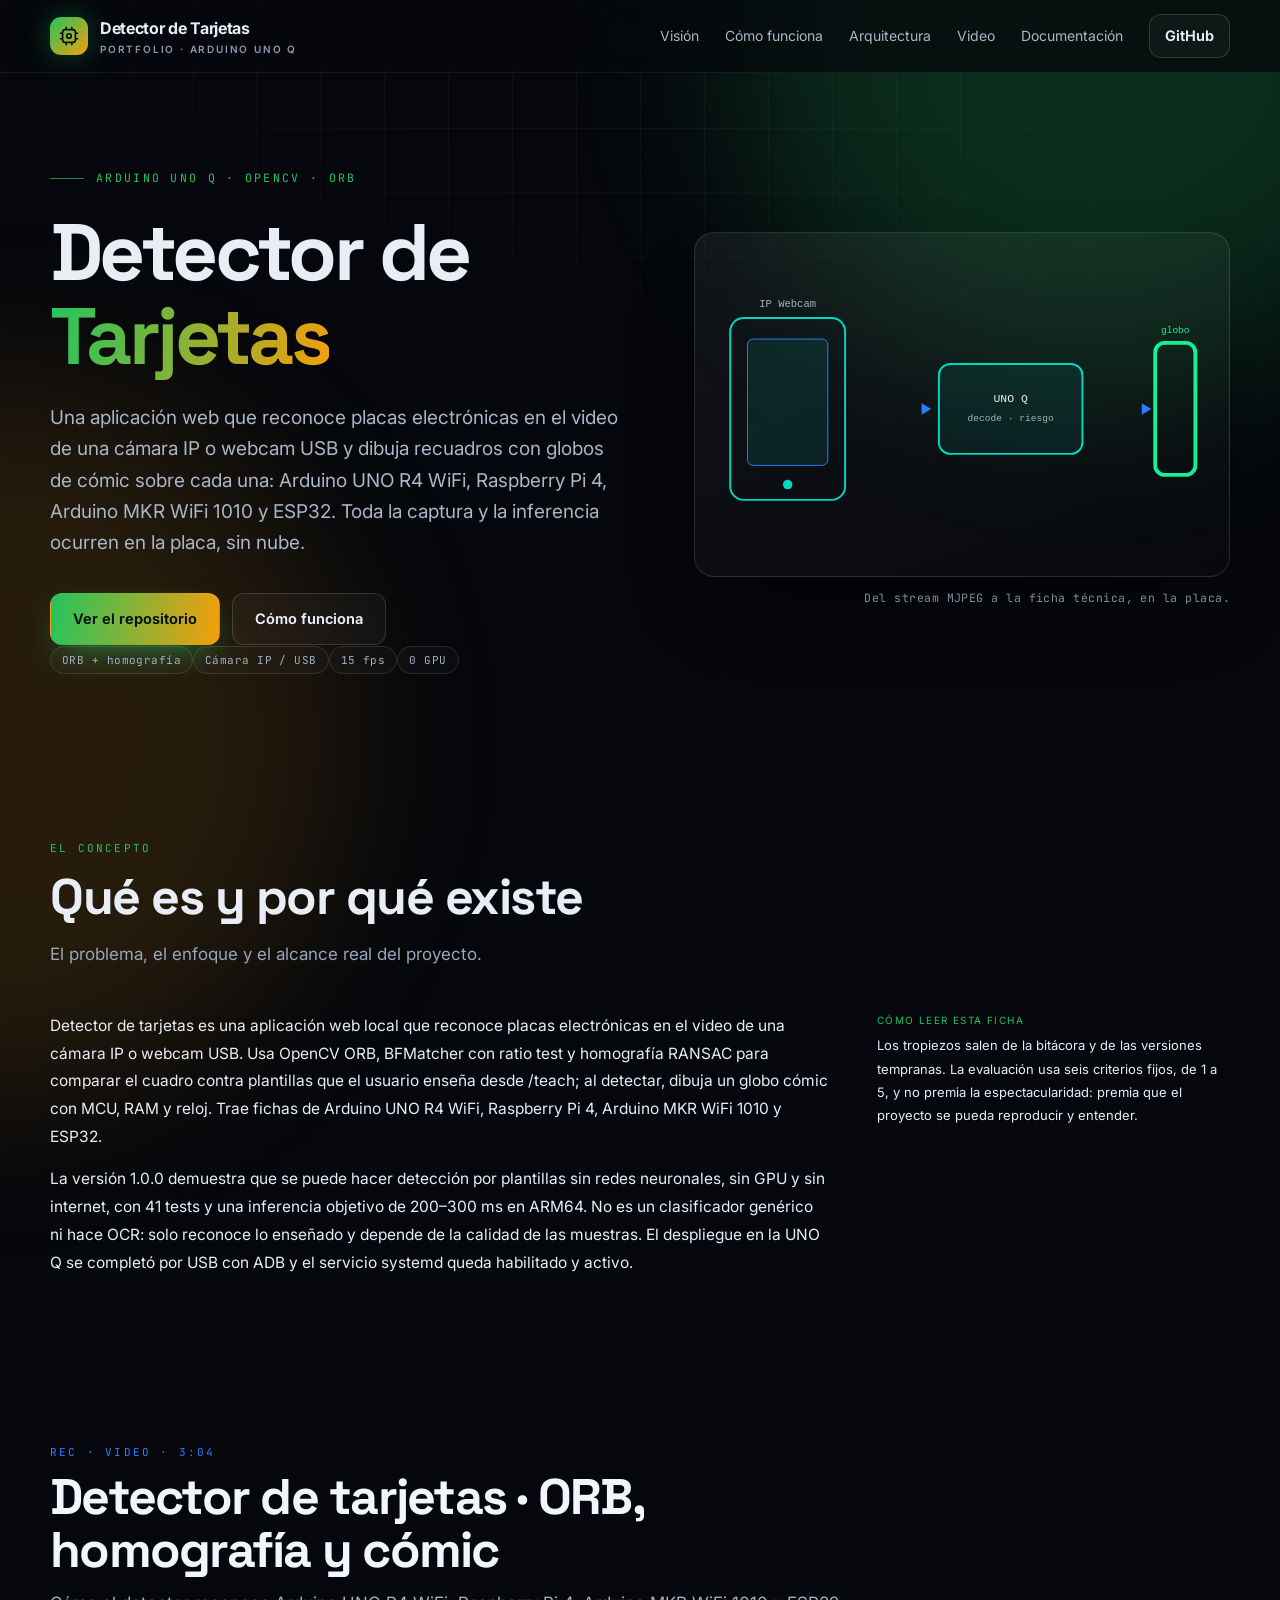
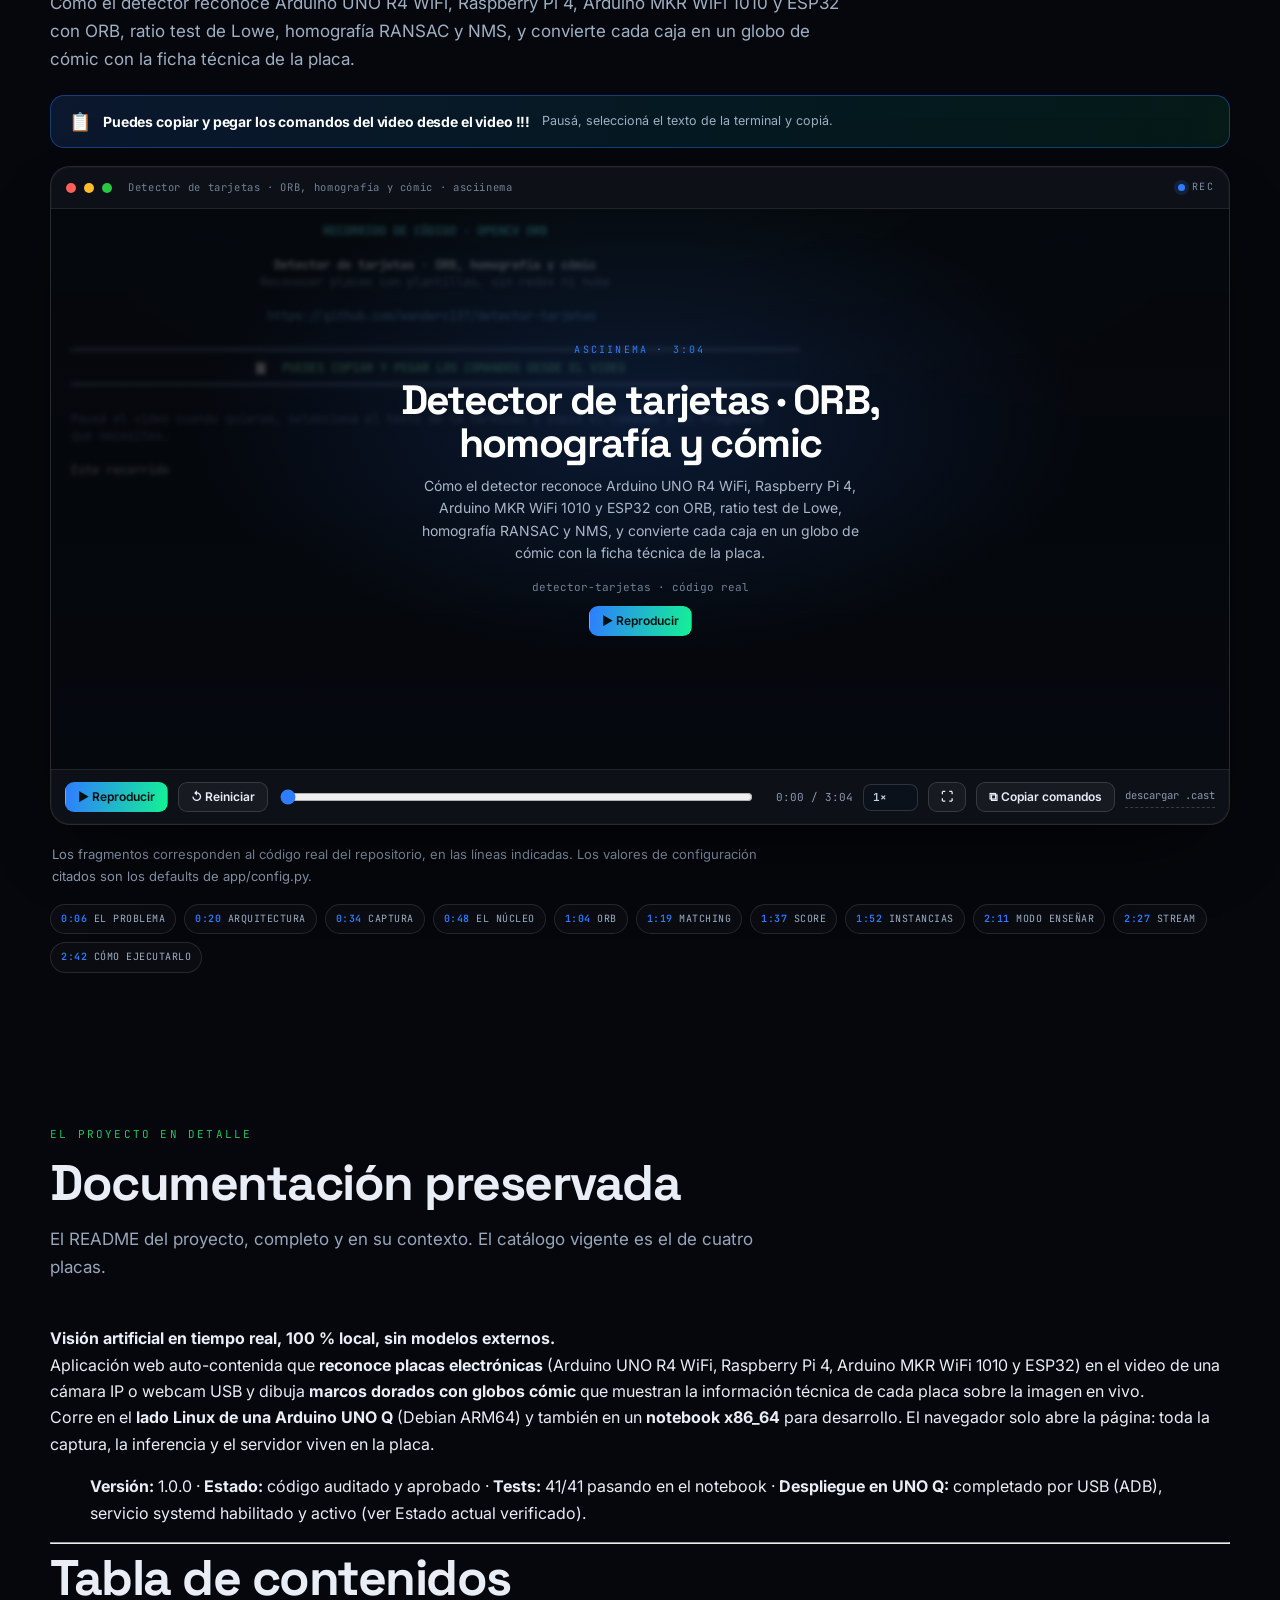
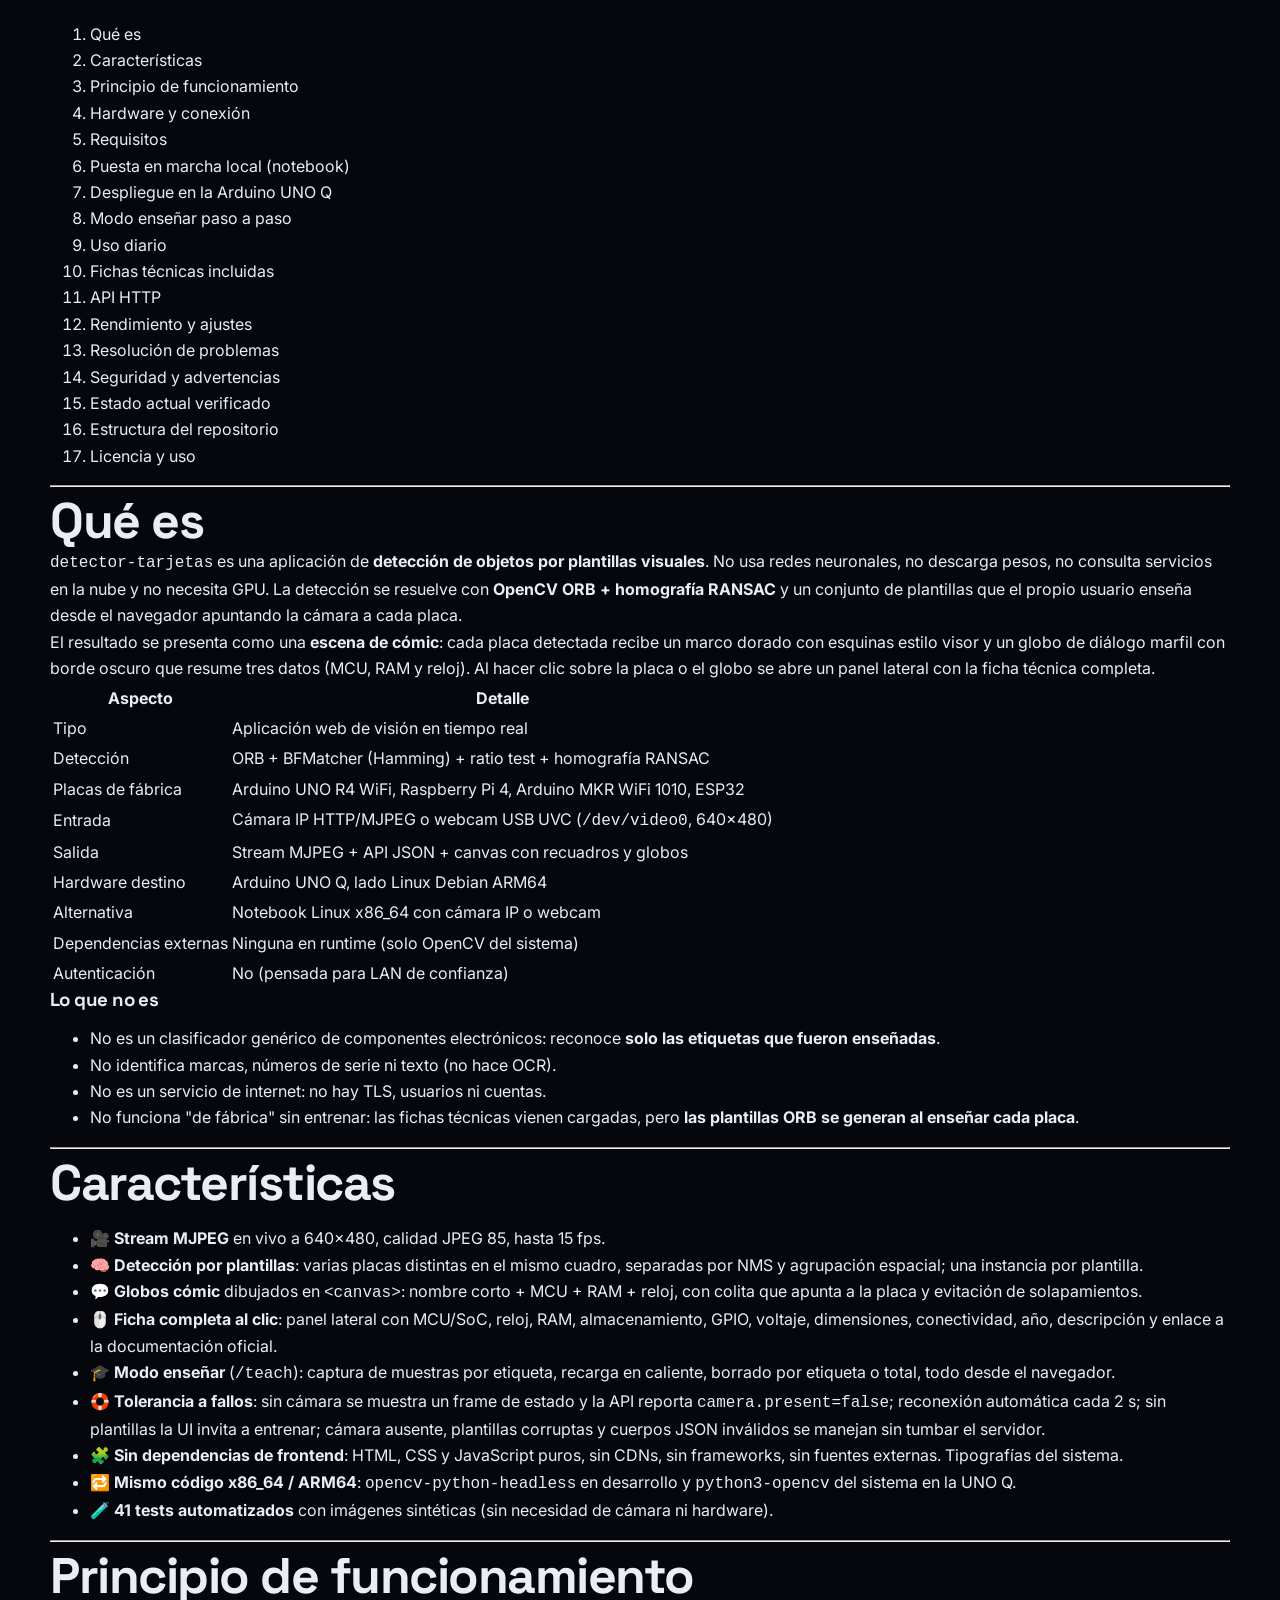
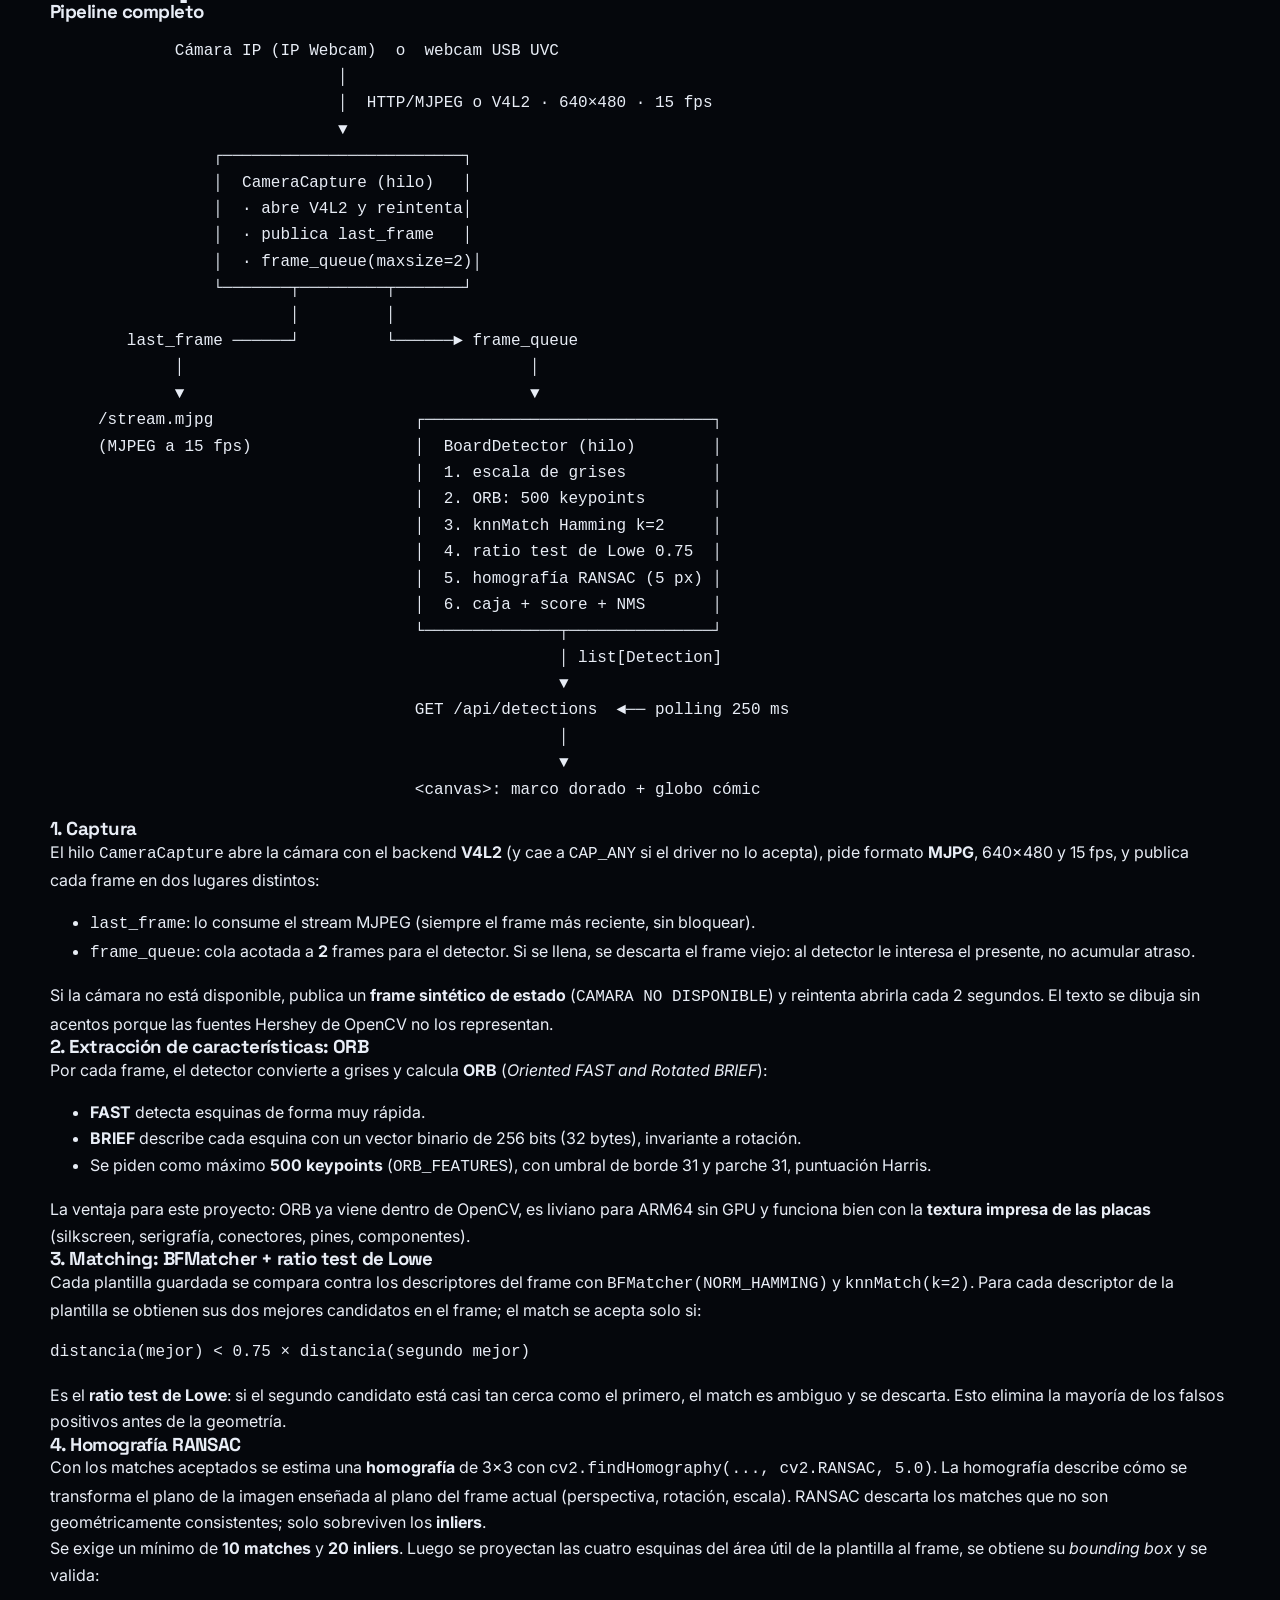
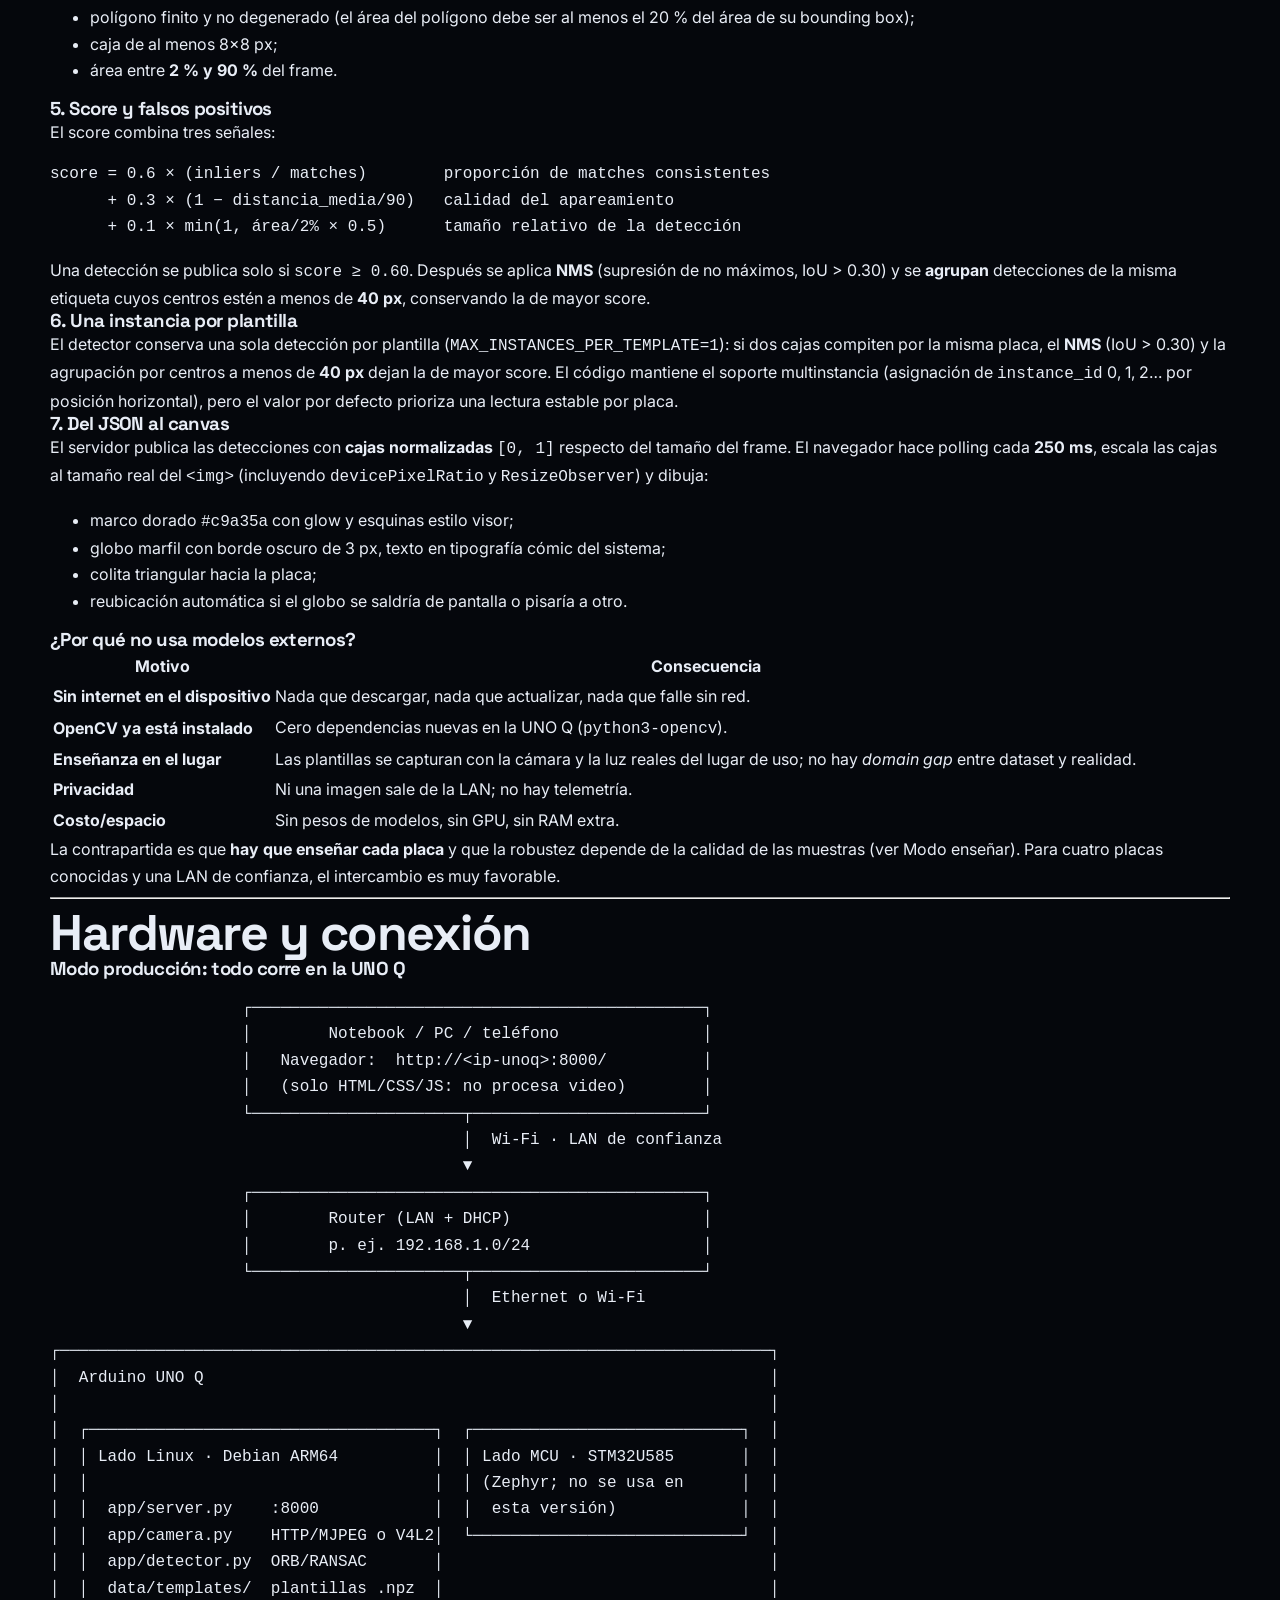
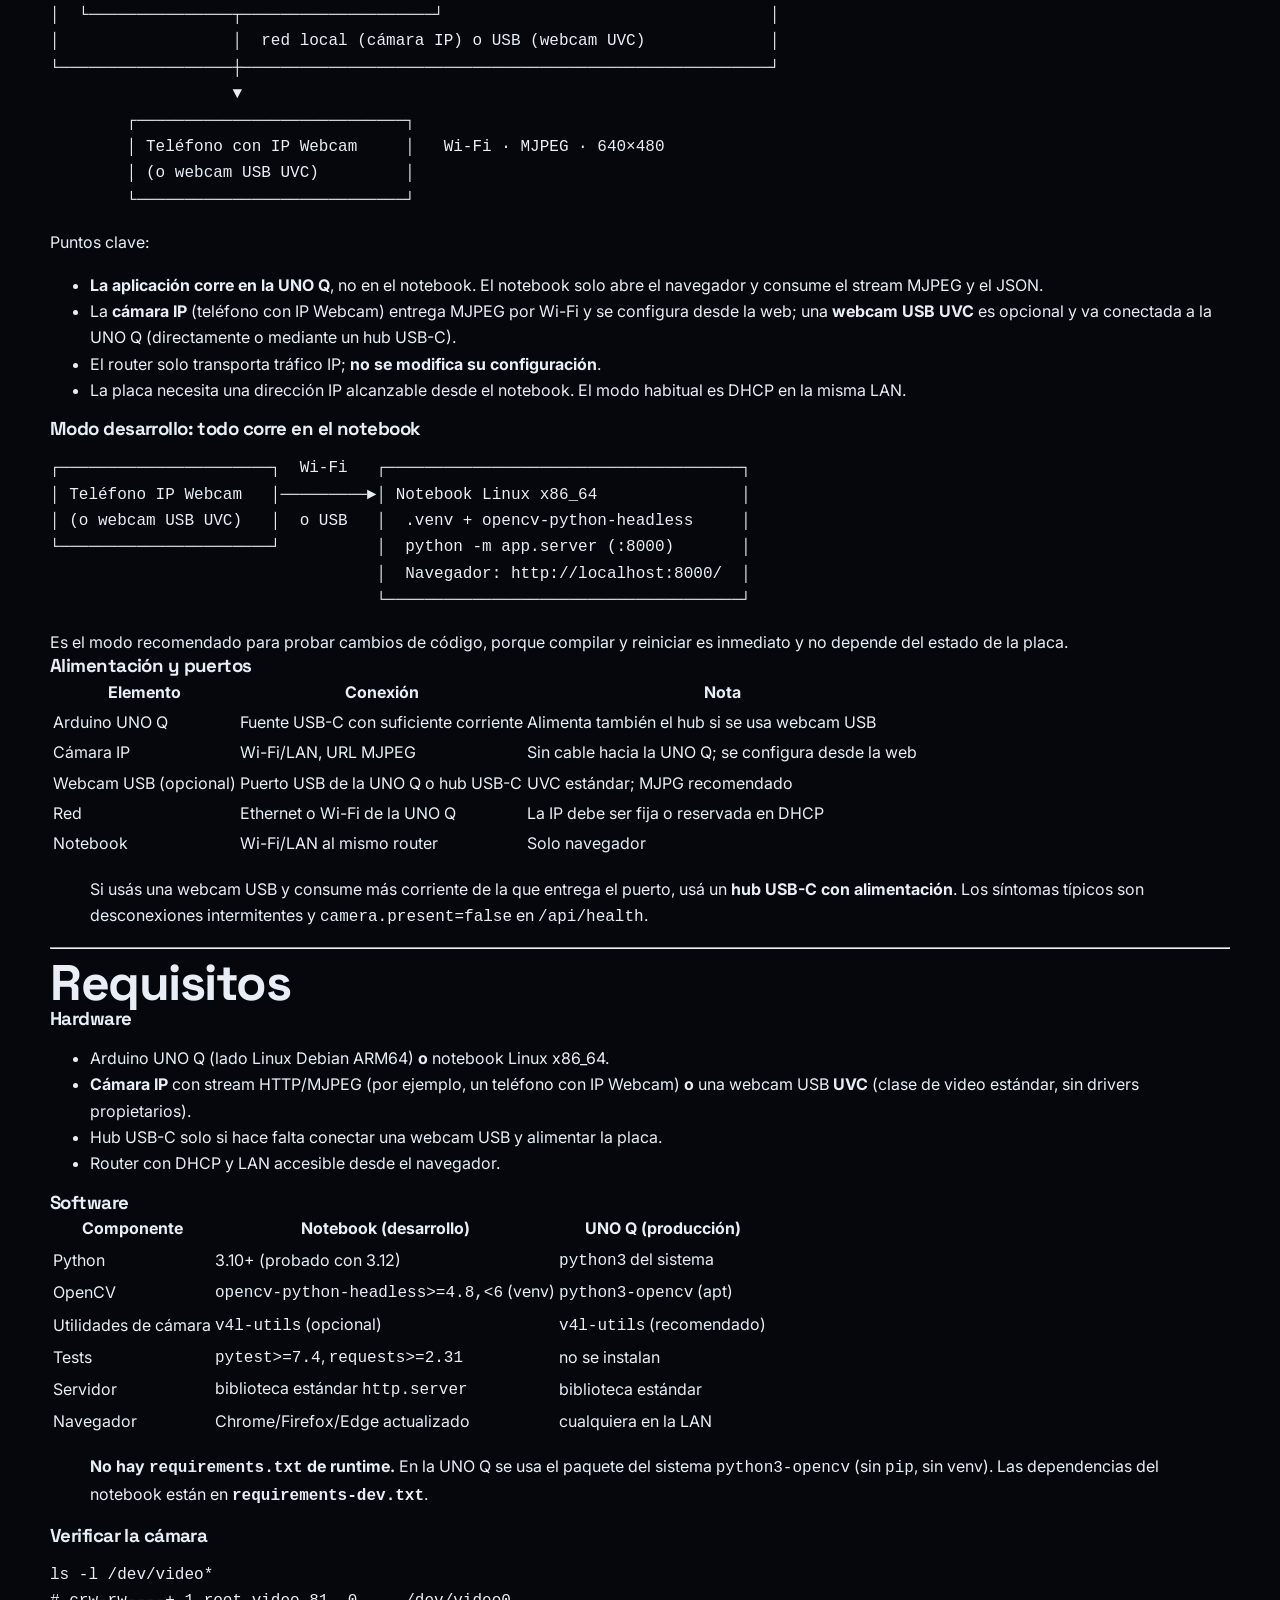
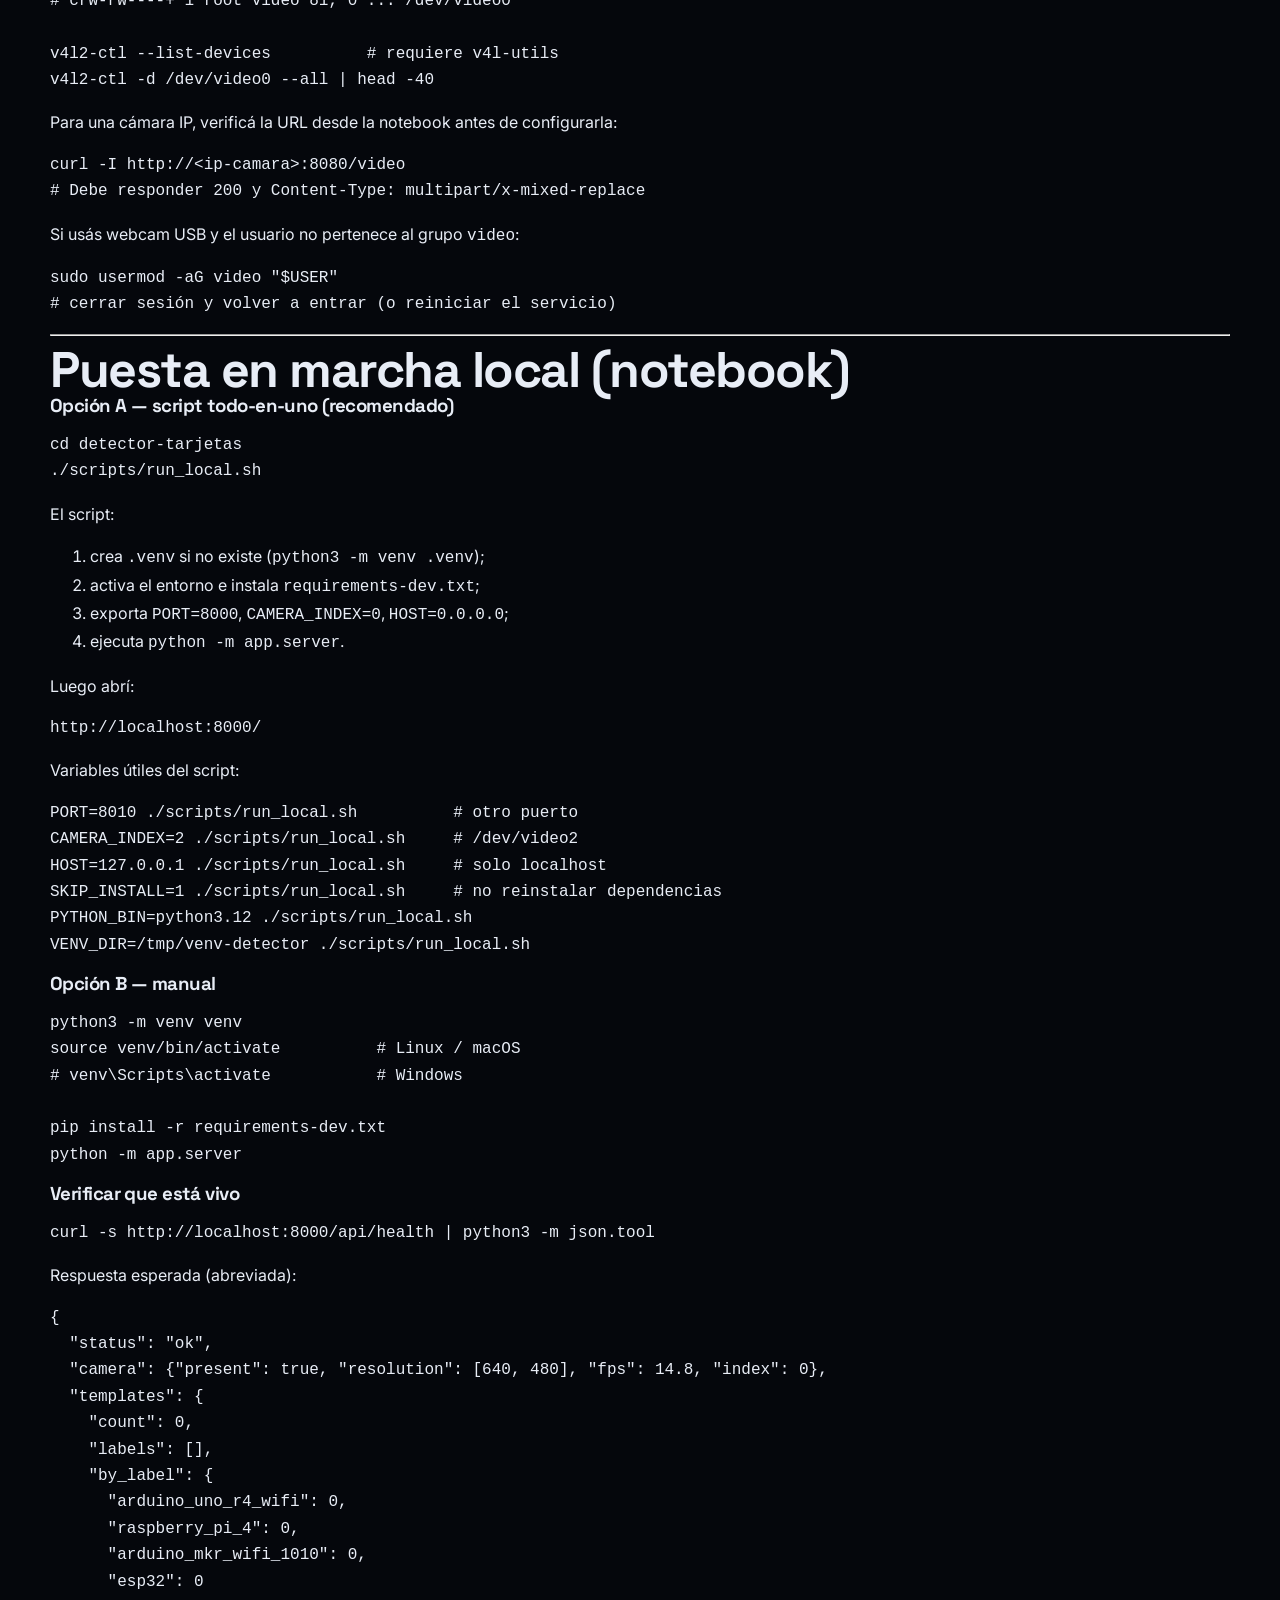
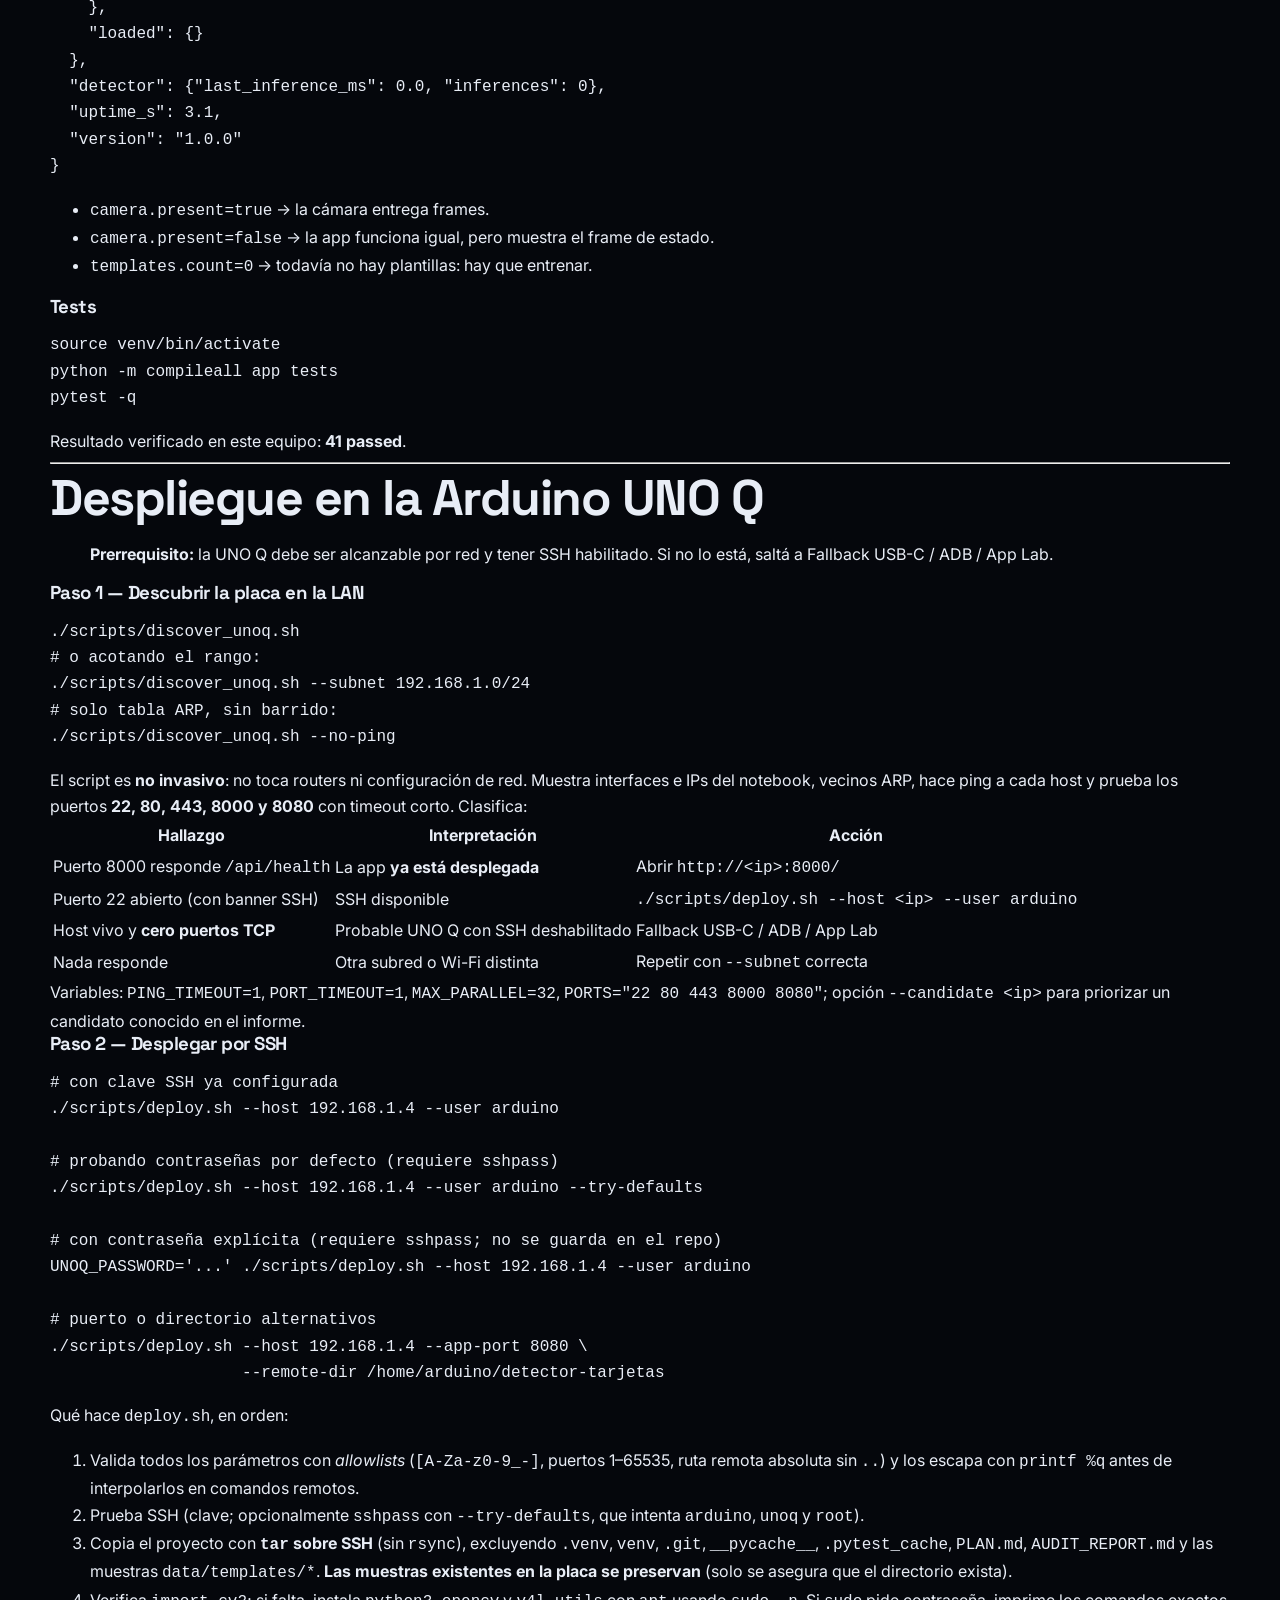
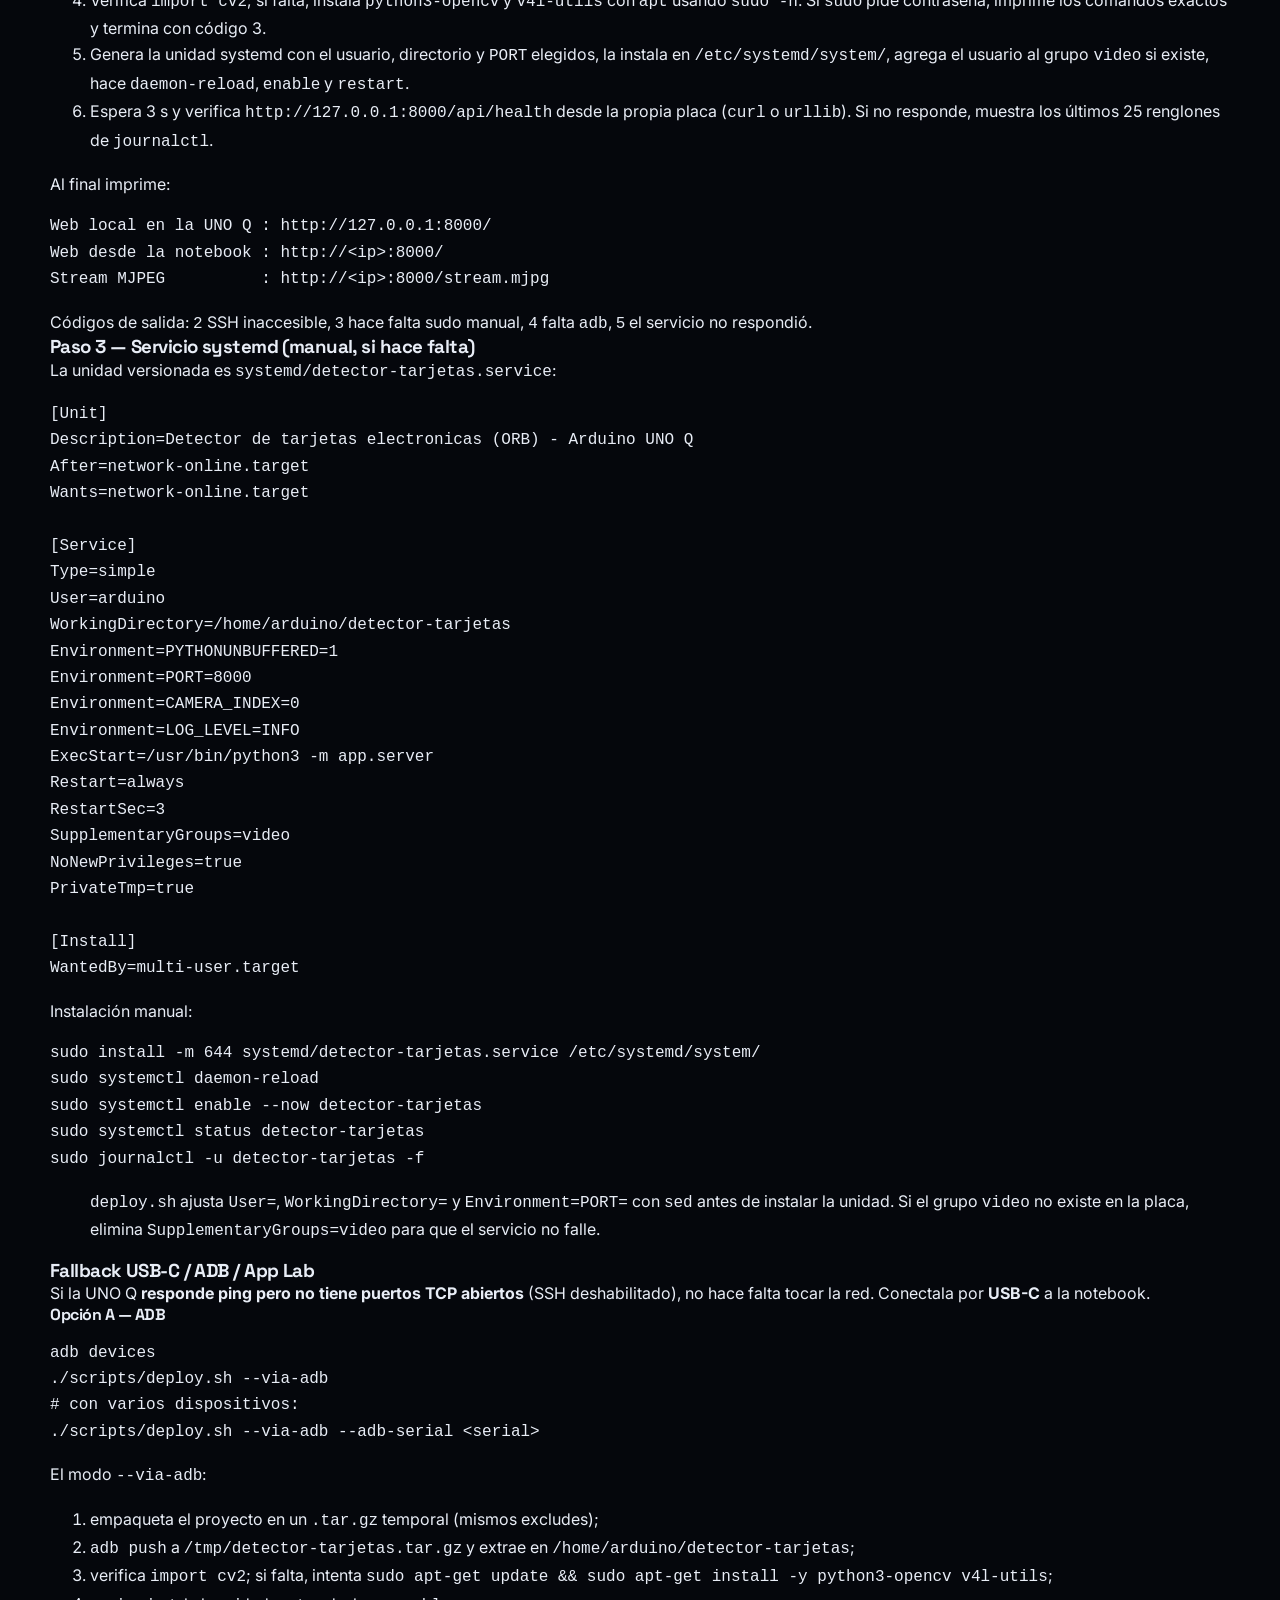
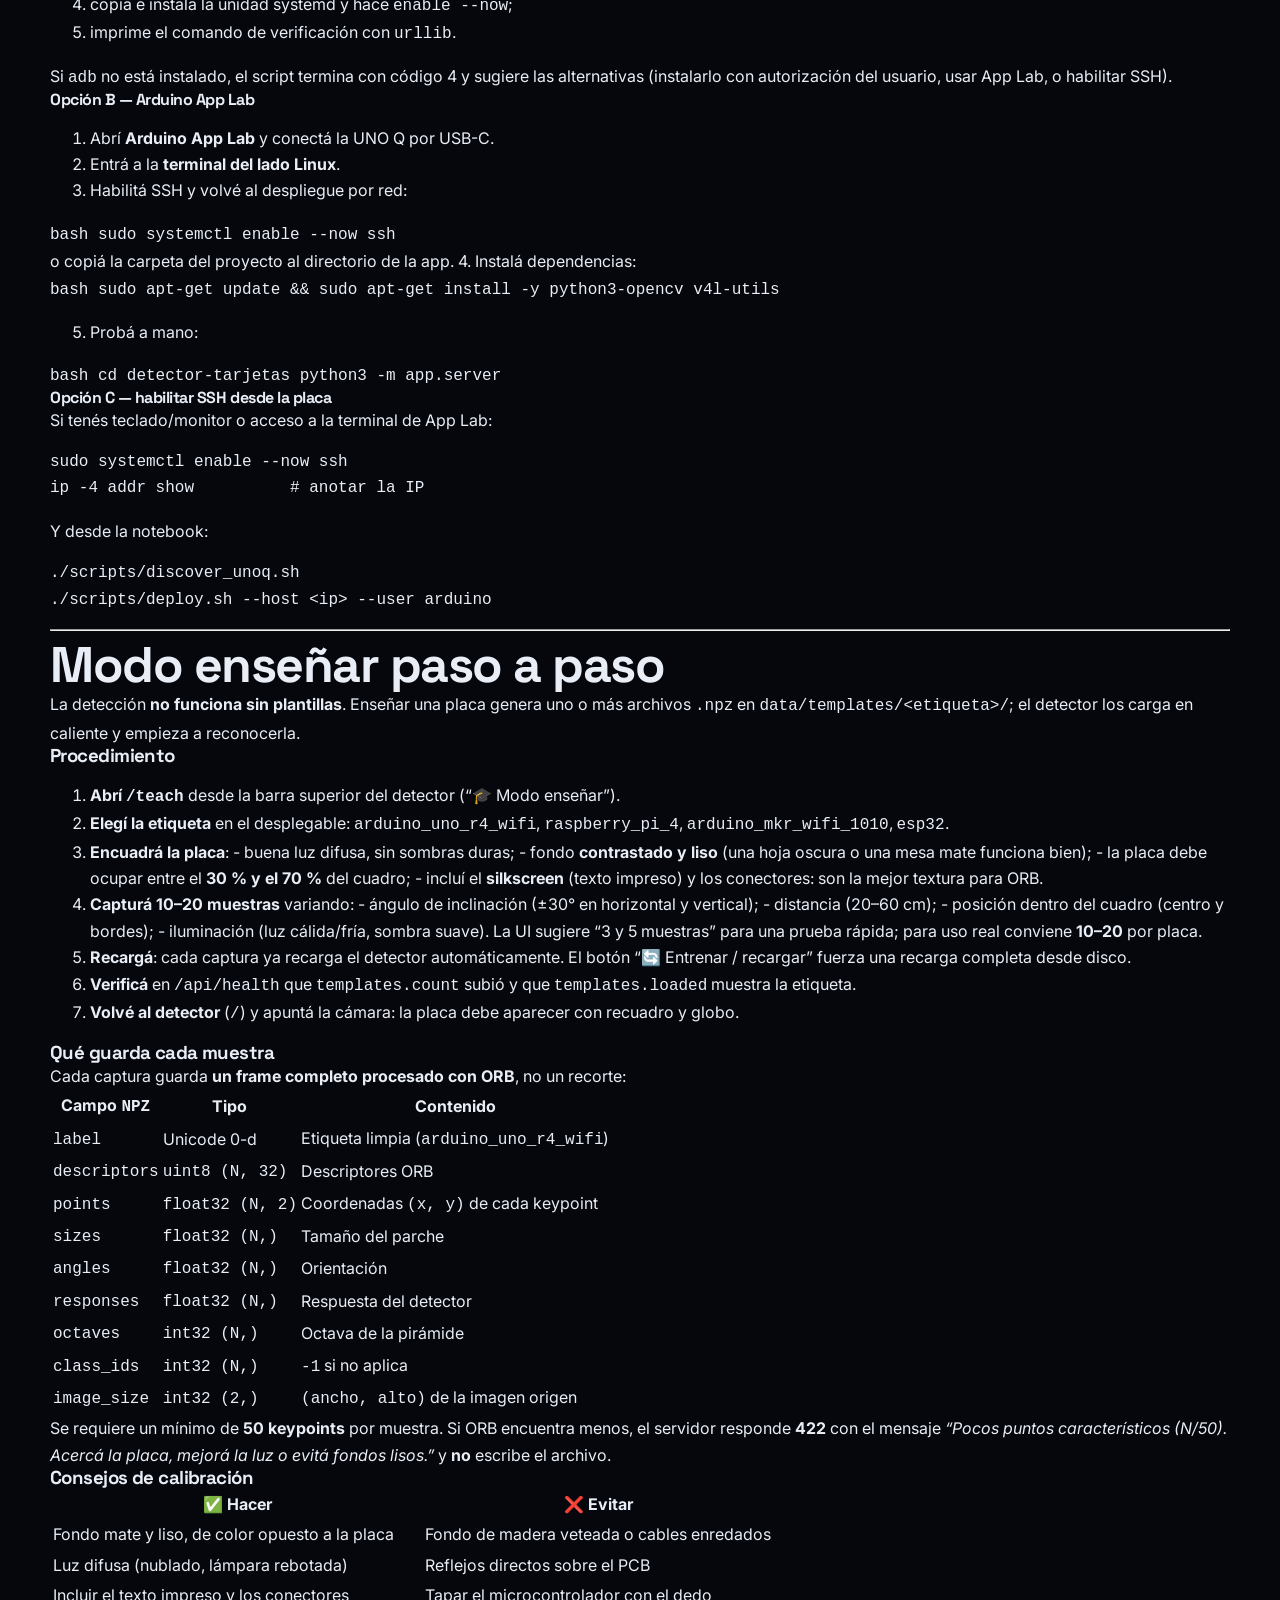
<file: docs/index.html>
<!DOCTYPE html>

<html lang="es">
<head>
<meta charset="utf-8"/>
<meta content="width=device-width, initial-scale=1" name="viewport"/>
<title>Detector de Tarjetas — Arduino UNO Q</title>
<meta content="Una aplicación web que reconoce placas electrónicas en el video de una cámara IP o webcam USB y dibuja recuadros con globos de cómic sobre cada una: Arduino UNO R4 WiFi, Raspberry Pi 4, Arduino MKR WiFi 1010 y ESP32. Toda la captura y la inferencia ocurren en la placa, sin nube." name="description"/>
<meta content="wanderc137" name="author"/>
<meta content="website" property="og:type"/>
<meta content="Detector de Tarjetas — Arduino UNO Q" property="og:title"/>
<meta content="Una aplicación web que reconoce placas electrónicas en el video de una cámara IP o webcam USB y dibuja recuadros con globos de cómic sobre cada una: Arduino UNO R4 WiFi, Raspberry Pi 4, Arduino MKR WiFi 1010 y ESP32. Toda la captura y la inferencia ocurren en la placa, sin nube." property="og:description"/>
<meta content="https://wanderc137.github.io/detector-tarjetas/" property="og:url"/>
<meta content="https://wanderc137.github.io/detector-tarjetas/assets/og.png" property="og:image"/>
<meta content="summary_large_image" name="twitter:card"/>
<meta content="Detector de Tarjetas — Arduino UNO Q" name="twitter:title"/>
<meta content="Una aplicación web que reconoce placas electrónicas en el video de una cámara IP o webcam USB y dibuja recuadros con globos de cómic sobre cada una: Arduino UNO R4 WiFi, Raspberry Pi 4, Arduino MKR WiFi 1010 y ESP32. Toda la captura y la inferencia ocurren en la placa, sin nube." name="twitter:description"/>
<meta content="https://wanderc137.github.io/detector-tarjetas/assets/og.png" name="twitter:image"/>
<link href="data:image/svg+xml,&lt;svg xmlns='http://www.w3.org/2000/svg' viewBox='0 0 100 100'&gt;&lt;rect width='100' height='100' rx='22' fill='%2305070c'/&gt;&lt;rect x='22' y='22' width='56' height='56' rx='12' fill='none' stroke='%2322C55E' stroke-width='7'/&gt;&lt;circle cx='50' cy='50' r='9' fill='%2322C55E'/&gt;&lt;/svg&gt;" rel="icon"/>
<link href="https://fonts.googleapis.com" rel="preconnect"/>
<link crossorigin="" href="https://fonts.gstatic.com" rel="preconnect"/>
<link href="https://fonts.googleapis.com/css2?family=Inter:wght@400;500;600;700&amp;family=JetBrains+Mono:wght@400;500;600&amp;family=Space+Grotesk:wght@500;600;700&amp;display=swap" rel="stylesheet"/>
<style>
*,*::before,*::after{box-sizing:border-box}
html{scroll-behavior:smooth;scrollbar-width:none}
::-webkit-scrollbar{width:0;height:0}
::-webkit-scrollbar-track{background:#05070c}
::-webkit-scrollbar-thumb{background:#2a3448;border-radius:999px;border:2px solid #05070c}
::-webkit-scrollbar-thumb:hover{background:#3a4a66}
body{
  margin:0;background:#05070c;color:#e8edf6;
  font-family:'Inter',system-ui,-apple-system,'Segoe UI',sans-serif;
  font-size:16px;line-height:1.65;-webkit-font-smoothing:antialiased;
  overflow-x:hidden;
}
::selection{background:var(--accent);color:#04110c}
a{color:inherit;text-decoration:none}
img{max-width:100%;display:block}
h1,h2,h3,h4{font-family:'Space Grotesk','Inter',sans-serif;line-height:1.05;letter-spacing:-.03em;margin:0}
p{margin:0}
.mono{font-family:'JetBrains Mono',ui-monospace,SFMono-Regular,Menlo,monospace}
.wrap{width:min(1180px,calc(100% - 48px));margin:0 auto}
.grid-overlay{
  position:fixed;inset:0;z-index:0;pointer-events:none;
  background-image:linear-gradient(rgba(255,255,255,.035) 1px,transparent 1px),linear-gradient(90deg,rgba(255,255,255,.035) 1px,transparent 1px);
  background-size:64px 64px;
  mask-image:radial-gradient(ellipse 80% 60% at 50% 0%,#000 30%,transparent 78%);
  -webkit-mask-image:radial-gradient(ellipse 80% 60% at 50% 0%,#000 30%,transparent 78%);
}
.glow{
  position:fixed;z-index:0;pointer-events:none;filter:blur(90px);opacity:.20;
  width:720px;height:720px;border-radius:50%;
}
.glow.one{top:-340px;right:-180px;background:var(--accent)}
.glow.two{top:380px;left:-380px;background:var(--accent2);opacity:.14}
.nav{
  position:sticky;top:0;z-index:50;
  backdrop-filter:blur(18px);-webkit-backdrop-filter:blur(18px);
  background:rgba(5,7,12,.72);border-bottom:1px solid rgba(255,255,255,.07);
}
.nav-inner{display:flex;align-items:center;justify-content:space-between;height:72px}
.brand{display:flex;align-items:center;gap:12px;font-weight:700;letter-spacing:-.02em}
.brand-mark{
  width:38px;height:38px;border-radius:11px;display:grid;place-items:center;
  background:linear-gradient(135deg,var(--accent),var(--accent2));color:#05100c;
  box-shadow:0 0 30px color-mix(in srgb,var(--accent) 35%,transparent);
}
.brand-mark svg{width:22px;height:22px;stroke:#05100c;fill:none;stroke-width:1.8}
.brand small{display:block;font-size:10px;letter-spacing:.18em;color:#8b9ab0;font-weight:600;text-transform:uppercase}
.nav-links{display:flex;align-items:center;gap:26px;font-size:14px;color:#a9b6c8}
.nav-links a:hover{color:#fff}
.btn{
  display:inline-flex;align-items:center;justify-content:center;gap:9px;
  padding:13px 22px;border-radius:12px;font-weight:650;font-size:14.5px;
  border:1px solid transparent;transition:transform .2s ease,box-shadow .2s ease,background .2s ease;
  white-space:nowrap;
}
.btn:hover{transform:translateY(-2px)}
.btn-primary{
  background:linear-gradient(100deg,var(--accent),var(--accent2));color:#04110c;
  box-shadow:0 12px 34px -12px color-mix(in srgb,var(--accent) 70%,transparent);
}
.btn-primary:hover{box-shadow:0 18px 44px -12px color-mix(in srgb,var(--accent) 80%,transparent)}
.btn-ghost{background:rgba(255,255,255,.035);border-color:rgba(255,255,255,.14);color:#e8edf6}
.btn-ghost:hover{background:rgba(255,255,255,.07)}
.btn svg{width:17px;height:17px;stroke:currentColor;fill:none;stroke-width:2}
.hero{position:relative;z-index:1;padding:96px 0 72px}
.hero-grid{display:grid;grid-template-columns:1.04fr .96fr;gap:64px;align-items:center}
.eyebrow{
  font-family:'JetBrains Mono',monospace;font-size:11.5px;letter-spacing:.2em;
  text-transform:uppercase;color:var(--accent);display:flex;align-items:center;gap:12px;margin-bottom:22px;
}
.eyebrow::before{content:"";width:34px;height:1px;background:var(--accent);opacity:.7}
h1{font-size:clamp(42px,6.4vw,80px);font-weight:700;letter-spacing:-.045em}
.grad{background:linear-gradient(100deg,var(--accent),var(--accent2));-webkit-background-clip:text;background-clip:text;color:transparent}
.lead{font-size:clamp(17px,1.5vw,19px);color:#aab7c9;margin-top:24px;max-width:60ch}
.hero-actions{display:flex;flex-wrap:wrap;gap:12px;margin-top:34px}
.hero-badges{display:flex;flex-wrap:wrap;gap:8px;margin-top:28px}
.badge{
  font-family:'JetBrains Mono',monospace;font-size:11px;letter-spacing:.04em;
  padding:6px 11px;border-radius:999px;border:1px solid rgba(255,255,255,.12);
  color:#9fb0c4;background:rgba(255,255,255,.025);
}
.hero-visual{position:relative}
.visual-frame{
  border:1px solid rgba(255,255,255,.11);border-radius:20px;overflow:hidden;
  background:linear-gradient(160deg,rgba(255,255,255,.055),rgba(255,255,255,.012));
  box-shadow:0 40px 90px -40px rgba(0,0,0,.9),0 0 0 1px rgba(255,255,255,.02) inset;
  padding:14px;
}
.visual-frame img{border-radius:12px;width:100%}
.visual-caption{font-size:11.5px;color:#7f8ea3;margin-top:12px;text-align:right;font-family:'JetBrains Mono',monospace;letter-spacing:.04em}
.float-chip{
  position:absolute;left:-22px;bottom:34px;display:flex;align-items:center;gap:10px;
  background:rgba(9,13,21,.92);border:1px solid rgba(255,255,255,.14);border-radius:13px;
  padding:11px 15px;font-size:12.5px;color:#c7d3e2;backdrop-filter:blur(10px);
  box-shadow:0 20px 50px -20px #000;
}
.float-chip b{color:var(--accent);font-family:'Space Grotesk',sans-serif;font-size:16px}
.live-dot{width:8px;height:8px;border-radius:50%;background:var(--accent);box-shadow:0 0 0 4px color-mix(in srgb,var(--accent) 18%,transparent);animation:pulse 2.4s infinite}
@keyframes pulse{0%,100%{opacity:1}50%{opacity:.35}}
.stats{position:relative;z-index:1;border-top:1px solid rgba(255,255,255,.07);border-bottom:1px solid rgba(255,255,255,.07);background:rgba(255,255,255,.018)}
.stats-grid{display:grid;grid-template-columns:repeat(4,1fr);gap:0}
.stat{padding:34px 26px;border-left:1px solid rgba(255,255,255,.06)}
.stat:first-child{border-left:0;padding-left:0}
.stat-value{font-family:'Space Grotesk',sans-serif;font-size:clamp(28px,3.4vw,42px);font-weight:700;letter-spacing:-.04em;background:linear-gradient(100deg,#fff,#a9b8cc);-webkit-background-clip:text;background-clip:text;color:transparent}
.stat-label{font-size:12px;color:#7f8ea3;letter-spacing:.04em;margin-top:3px}
.section{position:relative;z-index:1;padding:96px 0}
.section.tight{padding-top:56px}
.section-head{max-width:780px;margin-bottom:44px}
.kicker{font-family:'JetBrains Mono',monospace;font-size:11px;letter-spacing:.2em;text-transform:uppercase;color:var(--accent);margin-bottom:14px}
h2{font-size:clamp(30px,4.1vw,50px);font-weight:700}
.section-sub{color:#97a6ba;font-size:17px;margin-top:16px;max-width:68ch}
.split{display:grid;grid-template-columns:1fr 1fr;gap:18px}
.card{
  border:1px solid rgba(255,255,255,.09);border-radius:18px;padding:28px;
  background:linear-gradient(160deg,rgba(255,255,255,.045),rgba(255,255,255,.012));
}
.card .icon{width:42px;height:42px;border-radius:12px;display:grid;place-items:center;background:color-mix(in srgb,var(--accent) 12%,transparent);border:1px solid color-mix(in srgb,var(--accent) 25%,transparent);margin-bottom:18px}
.card .icon svg{width:21px;height:21px;stroke:var(--accent);fill:none;stroke-width:1.8}
.card h3{font-size:20px;margin-bottom:9px}
.card p{color:#9dabbf;font-size:14.5px}
.timeline{position:relative;margin-top:10px}
.timeline::before{content:"";position:absolute;left:23px;top:12px;bottom:12px;width:1px;background:linear-gradient(var(--accent),rgba(255,255,255,.08))}
.step{display:grid;grid-template-columns:48px 1fr;gap:22px;padding:19px 0;align-items:start}
.step-num{
  width:47px;height:47px;border-radius:50%;display:grid;place-items:center;
  border:1px solid color-mix(in srgb,var(--accent) 45%,transparent);
  background:#080c14;color:var(--accent);font-family:'JetBrains Mono',monospace;font-size:13px;font-weight:700;
  position:relative;z-index:1;box-shadow:0 0 26px -6px color-mix(in srgb,var(--accent) 45%,transparent);
}
.step-body h3{font-size:18px;margin-bottom:5px}
.step-body p{color:#93a2b7;font-size:14.5px;max-width:78ch}
.figure{
  border:1px solid rgba(255,255,255,.1);border-radius:20px;padding:16px;
  background:linear-gradient(160deg,rgba(255,255,255,.04),rgba(255,255,255,.008));
}
.figure img{width:100%;border-radius:12px}
.figure figcaption{font-size:12px;color:#7f8ea3;margin-top:12px;font-family:'JetBrains Mono',monospace}
.arch-points{display:grid;grid-template-columns:repeat(3,1fr);gap:14px;margin-top:18px}
.arch-points .card{padding:20px}
.arch-points .card h4{font-size:14.5px;margin-bottom:5px}
.arch-points .card p{font-size:13px}
.features{display:grid;grid-template-columns:repeat(3,1fr);gap:14px}
.feature{border:1px solid rgba(255,255,255,.085);border-radius:16px;padding:23px;background:rgba(255,255,255,.022);transition:border-color .2s,background .2s,transform .2s}
.feature:hover{border-color:color-mix(in srgb,var(--accent) 38%,transparent);background:rgba(255,255,255,.038);transform:translateY(-3px)}
.feature .icon{width:37px;height:37px;border-radius:10px;display:grid;place-items:center;background:color-mix(in srgb,var(--accent) 10%,transparent);margin-bottom:15px}
.feature .icon svg{width:19px;height:19px;stroke:var(--accent);fill:none;stroke-width:1.8}
.feature h3{font-size:15.5px;margin-bottom:6px}
.feature p{font-size:13.2px;color:#94a3b8;line-height:1.55}
.stack-grid{display:grid;grid-template-columns:.9fr 1.1fr;gap:22px;align-items:start}
.chips{display:flex;flex-wrap:wrap;gap:8px;margin-top:18px}
.chip{font-family:'JetBrains Mono',monospace;font-size:11.5px;padding:7px 12px;border-radius:9px;border:1px solid rgba(255,255,255,.1);background:rgba(255,255,255,.03);color:#aab8ca}
.terminal{border:1px solid rgba(255,255,255,.13);border-radius:16px;overflow:hidden;background:#070a10;box-shadow:0 30px 70px -35px #000}
.terminal-bar{display:flex;align-items:center;gap:7px;padding:12px 15px;border-bottom:1px solid rgba(255,255,255,.08);background:rgba(255,255,255,.025)}
.terminal-bar i{width:10px;height:10px;border-radius:50%;background:#ff5f57;display:block}
.terminal-bar i:nth-child(2){background:#febc2e}
.terminal-bar i:nth-child(3){background:#28c840}
.terminal-bar span{margin-left:8px;font-family:'JetBrains Mono',monospace;font-size:10.5px;color:#718197;letter-spacing:.08em}
.terminal pre{margin:0;padding:20px;overflow:auto;font-family:'JetBrains Mono',monospace;font-size:12.2px;line-height:1.8;color:#c6d2e0}
.terminal .p{color:var(--accent)}
.terminal .c{color:#68788d}
.note{display:flex;gap:10px;align-items:flex-start;margin-top:14px;font-size:12.5px;color:#8d9cb0;line-height:1.55}
.note svg{width:16px;height:16px;stroke:var(--accent);fill:none;stroke-width:1.8;flex:0 0 auto;margin-top:2px}
.docs-grid{display:grid;grid-template-columns:repeat(3,1fr);gap:14px}
.doc-card{display:block;border:1px solid rgba(255,255,255,.09);border-radius:16px;padding:24px;background:rgba(255,255,255,.022);transition:border-color .2s,transform .2s,background .2s}
.doc-card:hover{border-color:color-mix(in srgb,var(--accent) 40%,transparent);transform:translateY(-3px);background:rgba(255,255,255,.04)}
.doc-card .tag{font-family:'JetBrains Mono',monospace;font-size:10px;letter-spacing:.15em;color:var(--accent);text-transform:uppercase}
.doc-card h3{font-size:17px;margin:10px 0 6px}
.doc-card p{font-size:13px;color:#93a2b7}
.doc-card .arrow{display:flex;align-items:center;gap:6px;margin-top:16px;font-size:12.5px;color:#c2cfdf}
.doc-card .arrow svg{width:15px;height:15px;stroke:currentColor;fill:none;stroke-width:2;transition:transform .2s}
.doc-card:hover .arrow svg{transform:translateX(4px)}
.gallery{display:grid;grid-template-columns:1fr 1fr;gap:16px}
.gallery .figure{margin:0}
.cta{position:relative;z-index:1;padding:40px 0 96px}
.cta-card{
  border-radius:24px;padding:52px;text-align:center;position:relative;overflow:hidden;
  border:1px solid color-mix(in srgb,var(--accent) 30%,transparent);
  background:
    radial-gradient(700px 300px at 50% 0%,color-mix(in srgb,var(--accent) 16%,transparent),transparent 70%),
    linear-gradient(160deg,rgba(255,255,255,.05),rgba(255,255,255,.012));
}
.cta-card h2{font-size:clamp(28px,3.7vw,42px)}
.cta-card p{color:#9dabbf;max-width:62ch;margin:16px auto 0}
.cta-card .hero-actions{justify-content:center}
footer{position:relative;z-index:1;border-top:1px solid rgba(255,255,255,.08);padding:52px 0 36px;background:rgba(4,6,10,.6)}
.foot-grid{display:grid;grid-template-columns:1.4fr 1fr 1fr;gap:40px}
.foot-brand{display:flex;align-items:center;gap:11px;font-weight:700;margin-bottom:12px}
.foot-brand .brand-mark{width:32px;height:32px;border-radius:9px}
.foot-p{font-size:13px;color:#8493a7;max-width:38ch}
.foot h4{font-family:'JetBrains Mono',monospace;font-size:10.5px;letter-spacing:.16em;text-transform:uppercase;color:#718197;margin-bottom:13px;font-weight:500}
.foot-links{display:flex;flex-direction:column;gap:8px;font-size:13px;color:#9aa9bc}
.foot-links a:hover{color:#fff}
.foot-bottom{display:flex;justify-content:space-between;gap:20px;flex-wrap:wrap;border-top:1px solid rgba(255,255,255,.07);margin-top:38px;padding-top:22px;font-size:11.5px;color:#6f7f93;font-family:'JetBrains Mono',monospace}
.reveal{opacity:1;transform:none;transition:opacity .7s ease,transform .7s ease}
.reveal.in{opacity:1;transform:none}
@media (prefers-reduced-motion:reduce){.reveal{opacity:1;transform:none;transition:none}.live-dot{animation:none}html{scroll-behavior:auto}}
@media (max-width:980px){
  .hero-grid,.split,.stack-grid,.gallery{grid-template-columns:1fr}
  .hero{padding-top:64px}
  .hero-visual{order:-1}
  .features{grid-template-columns:1fr 1fr}
  .arch-points{grid-template-columns:1fr}
  .stats-grid{grid-template-columns:1fr 1fr}
  .stat:nth-child(3){border-left:0;padding-left:0}
  .stat{border-top:1px solid rgba(255,255,255,.06)}
  .stat:nth-child(-n+2){border-top:0}
  .docs-grid{grid-template-columns:1fr}
  .foot-grid{grid-template-columns:1fr 1fr}
  .nav-links{display:none}
}
@media (max-width:620px){
  .wrap{width:calc(100% - 32px)}
  .features{grid-template-columns:1fr}
  .stats-grid{grid-template-columns:1fr 1fr}
  .stat{padding:24px 16px}
  .cta-card{padding:34px 22px}
  .float-chip{left:8px;bottom:16px}
  .foot-grid{grid-template-columns:1fr}
  .section{padding:72px 0}
}

.fail-grid{display:grid;grid-template-columns:repeat(2,minmax(0,1fr));gap:14px;margin-top:6px}
.fail{background:rgba(10,18,24,.55);border:1px solid var(--line);border-radius:14px;padding:18px}
.fail .v{font-family:var(--mono);font-size:10.5px;letter-spacing:.08em;text-transform:uppercase;color:var(--accent)}
.fail h3{font-size:16px;margin:8px 0 6px}
.fail p{font-size:14px;margin:0;color:var(--muted)}
.rating-head{display:flex;align-items:center;gap:20px;margin:6px 0 18px;padding:18px 20px;border:1px solid var(--line);border-radius:16px;background:rgba(10,18,24,.5)}
.rating-avg{font-family:var(--mono);font-size:40px;line-height:1;color:var(--accent)}
.rating-avg small{font-size:14px;color:var(--muted)}
.rating-head p{margin:4px 0 0;font-size:14px;color:var(--muted);max-width:70ch}
.rating{display:grid;gap:2px}
.rating-row{display:grid;grid-template-columns:165px minmax(90px,1fr) 48px;gap:14px;align-items:center;padding:11px 0;border-bottom:1px solid var(--line)}
.rating-row:last-child{border-bottom:0}
.rating-name{font-size:13.5px;color:var(--text)}
.rating-bar{height:6px;border-radius:99px;background:rgba(148,190,200,.14);overflow:hidden}
.rating-bar span{display:block;height:100%;border-radius:99px;background:linear-gradient(90deg,var(--accent),var(--accent2))}
.rating-score{font-family:var(--mono);font-size:12px;color:var(--muted);text-align:right}
.rating-note{grid-column:1/-1;font-size:12.5px;color:var(--muted);margin:-4px 0 8px}
.faq{display:grid;gap:10px;margin-top:4px}
.faq details{border:1px solid var(--line);border-radius:14px;padding:14px 18px;background:rgba(10,18,24,.4)}
.faq summary{cursor:pointer;font-weight:600;font-size:14.5px;list-style:none}
.faq summary::-webkit-details-marker{display:none}
.faq summary::after{content:"+";float:right;color:var(--accent);font-family:var(--mono)}
.faq details[open] summary::after{content:"−"}
.faq p{margin:10px 0 0;font-size:14px;color:var(--muted);line-height:1.7}
.concept-grid{display:grid;grid-template-columns:1.35fr .65fr;gap:26px;align-items:start}
.concept-grid p{font-size:15.5px;color:var(--muted);line-height:1.8;margin:0 0 14px}
.concept-side{border-left:1px solid var(--line);padding-left:22px}
.concept-side .k{font-family:var(--mono);font-size:10px;letter-spacing:.14em;text-transform:uppercase;color:var(--accent)}
.concept-side p{font-size:13px;margin:6px 0 16px}
@media(max-width:760px){.concept-grid,.fail-grid{grid-template-columns:1fr}.concept-side{border-left:0;padding-left:0}}

</style>
<link href="rec/player.css?v=1" rel="stylesheet"/>
</head>
<body style="--accent:#22C55E;--accent2:#F59E0B">
<div class="grid-overlay"></div>
<div class="glow one"></div>
<div class="glow two"></div>
<header class="nav">
<div class="wrap nav-inner">
<a class="brand" href="#top">
<span class="brand-mark"><svg viewbox="0 0 24 24"><rect height="14" rx="3" width="14" x="5" y="5"></rect><path d="M9 2v3M15 2v3M9 19v3M15 19v3M2 9h3M2 15h3M19 9h3M19 15h3"></path><circle cx="12" cy="12" r="2.5"></circle></svg></span>
<span>Detector de Tarjetas<small>Portfolio · Arduino UNO Q</small></span>
</a>
<nav aria-label="Navegación" class="nav-links">
<a href="#concepto">Visión</a>
<a href="#principio-de-funcionamiento">Cómo funciona</a>
<a href="#pipeline-completo">Arquitectura</a>
<a href="#video">Video</a>
<a href="#fichas-tecnicas-incluidas">Documentación</a>
<a class="btn btn-ghost" href="https://github.com/wanderc137/detector-tarjetas" rel="noopener" style="padding:9px 15px" target="_blank">GitHub</a>
</nav>
</div>
</header>
<main id="top">
<section class="hero"><div class="wrap hero-grid"><div class="hero-copy"><div class="eyebrow">Arduino UNO Q · OpenCV · ORB</div><h1>Detector de <span class="grad">Tarjetas</span></h1><p class="lead">Una aplicación web que reconoce placas electrónicas en el video de una cámara IP o webcam USB y dibuja recuadros con globos de cómic sobre cada una: Arduino UNO R4 WiFi, Raspberry Pi 4, Arduino MKR WiFi 1010 y ESP32. Toda la captura y la inferencia ocurren en la placa, sin nube.</p><div class="hero-actions"><a class="btn btn-primary" href="https://github.com/wanderc137/detector-tarjetas" rel="noopener" target="_blank">Ver el repositorio</a><a class="btn btn-ghost" href="#concepto">Cómo funciona</a></div><div class="badges"><span class="badge">ORB + homografía</span><span class="badge">Cámara IP / USB</span><span class="badge">15 fps</span><span class="badge">0 GPU</span></div></div>
<div class="hero-visual"><div class="visual-frame" style="padding:18px">
<svg aria-label="Teléfono, UNO Q y alerta por color" role="img" style="width:100%;height:auto;display:block" viewbox="0 0 520 320">
<defs><lineargradient id="pg" x1="0" x2="1" y1="0" y2="1">
<stop offset="0" stop-color="#00D8C0"></stop><stop offset="1" stop-color="#2E7DFF"></stop>
</lineargradient></defs>
<rect fill="none" height="190" rx="14" stroke="#00D8C0" stroke-width="2" width="120" x="18" y="70"></rect>
<rect fill="rgba(0,216,192,.10)" height="132" rx="6" stroke="#2E7DFF" width="84" x="36" y="92"></rect>
<circle cx="78" cy="244" fill="#00D8C0" r="5"></circle>
<text fill="#9db4bd" font-family="monospace" font-size="11" text-anchor="middle" x="78" y="58">IP Webcam</text>
<path d="M150 165h74" stroke="url(#pg)" stroke-dasharray="6 4" stroke-width="2"></path>
<path d="M218 159l10 6-10 6" fill="#2E7DFF"></path>
<rect fill="rgba(0,216,192,.08)" height="94" rx="12" stroke="#00D8C0" stroke-width="2" width="150" x="236" y="118"></rect>
<text fill="#e6f0f3" font-family="monospace" font-size="12" text-anchor="middle" x="311" y="158">UNO Q</text>
<text fill="#9db4bd" font-family="monospace" font-size="10" text-anchor="middle" x="311" y="178">decode · riesgo</text>
<path d="M398 165h56" stroke="url(#pg)" stroke-dasharray="6 4" stroke-width="2"></path>
<path d="M448 159l10 6-10 6" fill="#2E7DFF"></path>
<rect fill="none" height="138" rx="10" stroke="#14F195" stroke-width="4" width="42" x="462" y="96"></rect>
<text fill="#14F195" font-family="monospace" font-size="10" text-anchor="middle" x="483" y="86">globo</text>
</svg></div>
<div class="visual-caption">Del stream MJPEG a la ficha técnica, en la placa.</div></div>
</div></section>








<div class="rich-block"><section class="section" id="concepto"><div class="wrap"><div class="section-head"><div class="kicker">El concepto</div><h2>Qué es y por qué existe</h2><p class="section-sub">El problema, el enfoque y el alcance real del proyecto.</p></div><div class="concept-grid"><div><p>Detector de tarjetas es una aplicación web local que reconoce placas electrónicas en el video de una cámara IP o webcam USB. Usa OpenCV ORB, BFMatcher con ratio test y homografía RANSAC para comparar el cuadro contra plantillas que el usuario enseña desde /teach; al detectar, dibuja un globo cómic con MCU, RAM y reloj. Trae fichas de Arduino UNO R4 WiFi, Raspberry Pi 4, Arduino MKR WiFi 1010 y ESP32.</p><p>La versión 1.0.0 demuestra que se puede hacer detección por plantillas sin redes neuronales, sin GPU y sin internet, con 41 tests y una inferencia objetivo de 200–300 ms en ARM64. No es un clasificador genérico ni hace OCR: solo reconoce lo enseñado y depende de la calidad de las muestras. El despliegue en la UNO Q se completó por USB con ADB y el servicio systemd queda habilitado y activo.</p></div><div class="concept-side"><div class="k">Cómo leer esta ficha</div><p>Los tropiezos salen de la bitácora y de las versiones tempranas. La evaluación usa seis criterios fijos, de 1 a 5, y no premia la espectacularidad: premia que el proyecto se pueda reproducir y entender.</p></div></div></div></section>
<section class="section tight rec-section" id="video" style="--accent:#2E7DFF;--accent2:#14F195">
<div class="wrap">
<div class="rec-kicker">REC · VIDEO · 3:04</div>
<h2 class="rec-h2">Detector de tarjetas · ORB, homografía y cómic</h2>
<p class="rec-lead">Cómo el detector reconoce Arduino UNO R4 WiFi, Raspberry Pi 4, Arduino MKR WiFi 1010 y ESP32 con ORB, ratio test de Lowe, homografía RANSAC y NMS, y convierte cada caja en un globo de cómic con la ficha técnica de la placa.</p>
<div class="rec-banner">
<span class="rec-banner-icon">📋</span>
<strong>Puedes copiar y pegar los comandos del video desde el video !!!</strong>
<span>Pausá, seleccioná el texto de la terminal y copiá.</span>
</div>
<div class="rec-shell">
<div class="rec-bar"><i></i><i></i><i></i><span class="rec-title">Detector de tarjetas · ORB, homografía y cómic · asciinema</span><span class="rec-rec"><b></b>REC</span></div>
<div class="rec-screen-wrap">
<div class="rec-screen" id="rec-screen"></div>
<div class="rec-poster" id="rec-poster">
<div class="rec-kicker">ASCIINEMA · 3:04</div>
<h3>Detector de tarjetas · ORB, homografía y cómic</h3>
<p>Cómo el detector reconoce Arduino UNO R4 WiFi, Raspberry Pi 4, Arduino MKR WiFi 1010 y ESP32 con ORB, ratio test de Lowe, homografía RANSAC y NMS, y convierte cada caja en un globo de cómic con la ficha técnica de la placa.</p>
<div class="rec-poster-meta">detector-tarjetas · código real</div>
<button class="rec-btn rec-primary" id="rec-start" type="button">▶ Reproducir</button>
</div>
</div>
<div class="rec-controls">
<button class="rec-btn rec-primary" id="rec-play" type="button">▶ Reproducir</button>
<button class="rec-btn" id="rec-restart" type="button">↺ Reiniciar</button>
<input class="rec-progress" id="rec-range" type="range" min="0" max="1000" value="0" aria-label="Progreso"/>
<span class="rec-time" id="rec-time">0:00 / 3:04</span>
<select class="rec-speed" id="rec-speed" aria-label="Velocidad"><option value="1">1×</option><option value="1.25">1.25×</option><option value="1.5">1.5×</option><option value="2">2×</option></select>
<button class="rec-btn" id="rec-full" type="button" title="Pantalla completa">⛶</button>
<button class="rec-btn" id="rec-copy" type="button">⧉ Copiar comandos</button>
<a class="rec-download" href="rec/detector-tarjetas.cast" download>descargar .cast</a>
</div>
</div>
<p class="rec-note">Los fragmentos corresponden al código real del repositorio, en las líneas indicadas. Los valores de configuración citados son los defaults de app/config.py.</p>
<div class="rec-chapters"><span class="rec-chip"><b>0:06</b> EL PROBLEMA</span><span class="rec-chip"><b>0:20</b> ARQUITECTURA</span><span class="rec-chip"><b>0:34</b> CAPTURA</span><span class="rec-chip"><b>0:48</b> EL NÚCLEO</span><span class="rec-chip"><b>1:04</b> ORB</span><span class="rec-chip"><b>1:19</b> MATCHING</span><span class="rec-chip"><b>1:37</b> SCORE</span><span class="rec-chip"><b>1:52</b> INSTANCIAS</span><span class="rec-chip"><b>2:11</b> MODO ENSEÑAR</span><span class="rec-chip"><b>2:27</b> STREAM</span><span class="rec-chip"><b>2:42</b> CÓMO EJECUTARLO</span></div>
</div>
</section>

<section class="section tight"><div class="wrap"><div class="section-head"><div class="kicker">El proyecto en detalle</div><h2>Documentación preservada</h2><p class="section-sub">El README del proyecto, completo y en su contexto. El catálogo vigente es el de cuatro placas.</p></div><div class="detail rich">
<p><strong>Visión artificial en tiempo real, 100 % local, sin modelos externos.</strong></p>
<p>Aplicación web auto-contenida que <strong>reconoce placas electrónicas</strong> (Arduino UNO R4 WiFi,
Raspberry Pi 4, Arduino MKR WiFi 1010 y ESP32) en el video de una cámara IP o webcam USB y
dibuja <strong>marcos dorados con globos cómic</strong> que muestran la información técnica
de cada placa sobre la imagen en vivo.</p>
<p>Corre en el <strong>lado Linux de una Arduino UNO Q</strong> (Debian ARM64) y también en un
<strong>notebook x86_64</strong> para desarrollo. El navegador solo abre la página: toda la
captura, la inferencia y el servidor viven en la placa.</p>
<blockquote>
<p><strong>Versión:</strong> 1.0.0 · <strong>Estado:</strong> código auditado y aprobado · <strong>Tests:</strong> 41/41
pasando en el notebook · <strong>Despliegue en UNO Q:</strong> completado por USB (ADB), servicio
systemd habilitado y activo (ver <a href="#estado-actual-verificado">Estado actual verificado</a>).</p>
</blockquote>
<hr/>
<h2 id="tabla-de-contenidos">Tabla de contenidos</h2>
<ol>
<li><a href="#que-es">Qué es</a></li>
<li><a href="#caracteristicas">Características</a></li>
<li><a href="#principio-de-funcionamiento">Principio de funcionamiento</a></li>
<li><a href="#hardware-y-conexion">Hardware y conexión</a></li>
<li><a href="#requisitos">Requisitos</a></li>
<li><a href="#puesta-en-marcha-local-notebook">Puesta en marcha local (notebook)</a></li>
<li><a href="#despliegue-en-la-arduino-uno-q">Despliegue en la Arduino UNO Q</a></li>
<li><a href="#modo-ensenar-paso-a-paso">Modo enseñar paso a paso</a></li>
<li><a href="#uso-diario">Uso diario</a></li>
<li><a href="#fichas-tecnicas-incluidas">Fichas técnicas incluidas</a></li>
<li><a href="#api-http">API HTTP</a></li>
<li><a href="#rendimiento-y-ajustes">Rendimiento y ajustes</a></li>
<li><a href="#resolucion-de-problemas">Resolución de problemas</a></li>
<li><a href="#seguridad-y-advertencias">Seguridad y advertencias</a></li>
<li><a href="#estado-actual-verificado">Estado actual verificado</a></li>
<li><a href="#estructura-del-repositorio">Estructura del repositorio</a></li>
<li><a href="#licencia-y-uso">Licencia y uso</a></li>
</ol>
<hr/>
<h2 id="que-es">Qué es</h2>
<p><code>detector-tarjetas</code> es una aplicación de <strong>detección de objetos por plantillas
visuales</strong>. No usa redes neuronales, no descarga pesos, no consulta servicios en
la nube y no necesita GPU. La detección se resuelve con <strong>OpenCV ORB +
homografía RANSAC</strong> y un conjunto de plantillas que el propio usuario enseña
desde el navegador apuntando la cámara a cada placa.</p>
<p>El resultado se presenta como una <strong>escena de cómic</strong>: cada placa detectada
recibe un marco dorado con esquinas estilo visor y un globo de diálogo marfil
con borde oscuro que resume tres datos (MCU, RAM y reloj). Al hacer clic sobre la
placa o el globo se abre un panel lateral con la ficha técnica completa.</p>
<table>
<thead>
<tr>
<th>Aspecto</th>
<th>Detalle</th>
</tr>
</thead>
<tbody>
<tr>
<td>Tipo</td>
<td>Aplicación web de visión en tiempo real</td>
</tr>
<tr>
<td>Detección</td>
<td>ORB + BFMatcher (Hamming) + ratio test + homografía RANSAC</td>
</tr>
<tr>
<td>Placas de fábrica</td>
<td>Arduino UNO R4 WiFi, Raspberry Pi 4, Arduino MKR WiFi 1010, ESP32</td>
</tr>
<tr>
<td>Entrada</td>
<td>Cámara IP HTTP/MJPEG o webcam USB UVC (<code>/dev/video0</code>, 640×480)</td>
</tr>
<tr>
<td>Salida</td>
<td>Stream MJPEG + API JSON + canvas con recuadros y globos</td>
</tr>
<tr>
<td>Hardware destino</td>
<td>Arduino UNO Q, lado Linux Debian ARM64</td>
</tr>
<tr>
<td>Alternativa</td>
<td>Notebook Linux x86_64 con cámara IP o webcam</td>
</tr>
<tr>
<td>Dependencias externas</td>
<td>Ninguna en runtime (solo OpenCV del sistema)</td>
</tr>
<tr>
<td>Autenticación</td>
<td>No (pensada para LAN de confianza)</td>
</tr>
</tbody>
</table>
<h3 id="lo-que-no-es">Lo que <strong>no</strong> es</h3>
<ul>
<li>No es un clasificador genérico de componentes electrónicos: reconoce <strong>solo las
  etiquetas que fueron enseñadas</strong>.</li>
<li>No identifica marcas, números de serie ni texto (no hace OCR).</li>
<li>No es un servicio de internet: no hay TLS, usuarios ni cuentas.</li>
<li>No funciona "de fábrica" sin entrenar: las fichas técnicas vienen cargadas,
  pero <strong>las plantillas ORB se generan al enseñar cada placa</strong>.</li>
</ul>
<hr/>
<h2 id="caracteristicas">Características</h2>
<ul>
<li>🎥 <strong>Stream MJPEG</strong> en vivo a 640×480, calidad JPEG 85, hasta 15 fps.</li>
<li>🧠 <strong>Detección por plantillas</strong>: varias placas distintas en el mismo cuadro,
  separadas por NMS y agrupación espacial; una instancia por plantilla.</li>
<li>💬 <strong>Globos cómic</strong> dibujados en <code>&lt;canvas&gt;</code>: nombre corto + MCU + RAM + reloj,
  con colita que apunta a la placa y evitación de solapamientos.</li>
<li>🖱️ <strong>Ficha completa al clic</strong>: panel lateral con MCU/SoC, reloj, RAM,
  almacenamiento, GPIO, voltaje, dimensiones, conectividad, año, descripción y
  enlace a la documentación oficial.</li>
<li>🎓 <strong>Modo enseñar</strong> (<code>/teach</code>): captura de muestras por etiqueta, recarga en
  caliente, borrado por etiqueta o total, todo desde el navegador.</li>
<li>🛟 <strong>Tolerancia a fallos</strong>: sin cámara se muestra un frame de estado y la API
  reporta <code>camera.present=false</code>; reconexión automática cada 2 s; sin plantillas
  la UI invita a entrenar; cámara ausente, plantillas corruptas y cuerpos JSON
  inválidos se manejan sin tumbar el servidor.</li>
<li>🧩 <strong>Sin dependencias de frontend</strong>: HTML, CSS y JavaScript puros, sin CDNs,
  sin frameworks, sin fuentes externas. Tipografías del sistema.</li>
<li>🔁 <strong>Mismo código x86_64 / ARM64</strong>: <code>opencv-python-headless</code> en desarrollo y
  <code>python3-opencv</code> del sistema en la UNO Q.</li>
<li>🧪 <strong>41 tests automatizados</strong> con imágenes sintéticas (sin necesidad de cámara
  ni hardware).</li>
</ul>
<hr/>
<h2 id="principio-de-funcionamiento">Principio de funcionamiento</h2>
<h3 id="pipeline-completo">Pipeline completo</h3>
<pre><code>             Cámara IP (IP Webcam)  o  webcam USB UVC
                              │
                              │  HTTP/MJPEG o V4L2 · 640×480 · 15 fps
                              ▼
                 ┌─────────────────────────┐
                 │  CameraCapture (hilo)   │
                 │  · abre V4L2 y reintenta│
                 │  · publica last_frame   │
                 │  · frame_queue(maxsize=2)│
                 └───────┬─────────┬───────┘
                         │         │
        last_frame ──────┘         └──────► frame_queue
             │                                    │
             ▼                                    ▼
     /stream.mjpg                     ┌──────────────────────────────┐
     (MJPEG a 15 fps)                 │  BoardDetector (hilo)        │
                                      │  1. escala de grises         │
                                      │  2. ORB: 500 keypoints       │
                                      │  3. knnMatch Hamming k=2     │
                                      │  4. ratio test de Lowe 0.75  │
                                      │  5. homografía RANSAC (5 px) │
                                      │  6. caja + score + NMS       │
                                      └──────────────┬───────────────┘
                                                     │ list[Detection]
                                                     ▼
                                      GET /api/detections  ◄── polling 250 ms
                                                     │
                                                     ▼
                                      &lt;canvas&gt;: marco dorado + globo cómic
</code></pre>
<h3 id="1-captura">1. Captura</h3>
<p>El hilo <code>CameraCapture</code> abre la cámara con el backend <strong>V4L2</strong> (y cae a
<code>CAP_ANY</code> si el driver no lo acepta), pide formato <strong>MJPG</strong>, 640×480 y 15 fps,
y publica cada frame en dos lugares distintos:</p>
<ul>
<li><code>last_frame</code>: lo consume el stream MJPEG (siempre el frame más reciente, sin
  bloquear).</li>
<li><code>frame_queue</code>: cola acotada a <strong>2</strong> frames para el detector. Si se llena, se
  descarta el frame viejo: al detector le interesa el presente, no acumular
  atraso.</li>
</ul>
<p>Si la cámara no está disponible, publica un <strong>frame sintético de estado</strong>
(<code>CAMARA NO DISPONIBLE</code>) y reintenta abrirla cada 2 segundos. El texto se dibuja
sin acentos porque las fuentes Hershey de OpenCV no los representan.</p>
<h3 id="2-extraccion-de-caracteristicas-orb">2. Extracción de características: ORB</h3>
<p>Por cada frame, el detector convierte a grises y calcula <strong>ORB</strong> (<em>Oriented FAST
and Rotated BRIEF</em>):</p>
<ul>
<li><strong>FAST</strong> detecta esquinas de forma muy rápida.</li>
<li><strong>BRIEF</strong> describe cada esquina con un vector binario de 256 bits (32 bytes),
  invariante a rotación.</li>
<li>Se piden como máximo <strong>500 keypoints</strong> (<code>ORB_FEATURES</code>), con umbral de borde 31
  y parche 31, puntuación Harris.</li>
</ul>
<p>La ventaja para este proyecto: ORB ya viene dentro de OpenCV, es liviano para
ARM64 sin GPU y funciona bien con la <strong>textura impresa de las placas</strong>
(silkscreen, serigrafía, conectores, pines, componentes).</p>
<h3 id="3-matching-bfmatcher-ratio-test-de-lowe">3. Matching: BFMatcher + ratio test de Lowe</h3>
<p>Cada plantilla guardada se compara contra los descriptores del frame con
<code>BFMatcher(NORM_HAMMING)</code> y <code>knnMatch(k=2)</code>. Para cada descriptor de la plantilla
se obtienen sus dos mejores candidatos en el frame; el match se acepta solo si:</p>
<pre><code>distancia(mejor) &lt; 0.75 × distancia(segundo mejor)
</code></pre>
<p>Es el <strong>ratio test de Lowe</strong>: si el segundo candidato está casi tan cerca como el
primero, el match es ambiguo y se descarta. Esto elimina la mayoría de los falsos
positivos antes de la geometría.</p>
<h3 id="4-homografia-ransac">4. Homografía RANSAC</h3>
<p>Con los matches aceptados se estima una <strong>homografía</strong> de 3×3 con
<code>cv2.findHomography(..., cv2.RANSAC, 5.0)</code>. La homografía describe cómo se
transforma el plano de la imagen enseñada al plano del frame actual (perspectiva,
rotación, escala). RANSAC descarta los matches que no son geométricamente
consistentes; solo sobreviven los <strong>inliers</strong>.</p>
<p>Se exige un mínimo de <strong>10 matches</strong> y <strong>20 inliers</strong>. Luego se proyectan las
cuatro esquinas del área útil de la plantilla al frame, se obtiene su <em>bounding
box</em> y se valida:</p>
<ul>
<li>polígono finito y no degenerado (el área del polígono debe ser al menos el 20 %
  del área de su bounding box);</li>
<li>caja de al menos 8×8 px;</li>
<li>área entre <strong>2 % y 90 %</strong> del frame.</li>
</ul>
<h3 id="5-score-y-falsos-positivos">5. Score y falsos positivos</h3>
<p>El score combina tres señales:</p>
<pre><code>score = 0.6 × (inliers / matches)        proporción de matches consistentes
      + 0.3 × (1 − distancia_media/90)   calidad del apareamiento
      + 0.1 × min(1, área/2% × 0.5)      tamaño relativo de la detección
</code></pre>
<p>Una detección se publica solo si <code>score ≥ 0.60</code>. Después se aplica <strong>NMS</strong>
(supresión de no máximos, IoU &gt; 0.30) y se <strong>agrupan</strong> detecciones de la misma
etiqueta cuyos centros estén a menos de <strong>40 px</strong>, conservando la de mayor score.</p>
<h3 id="6-una-instancia-por-plantilla">6. Una instancia por plantilla</h3>
<p>El detector conserva una sola detección por plantilla (<code>MAX_INSTANCES_PER_TEMPLATE=1</code>):
si dos cajas compiten por la misma placa, el <strong>NMS</strong> (IoU &gt; 0.30) y la agrupación
por centros a menos de <strong>40 px</strong> dejan la de mayor score. El código mantiene el
soporte multinstancia (asignación de <code>instance_id</code> 0, 1, 2… por posición
horizontal), pero el valor por defecto prioriza una lectura estable por placa.</p>
<h3 id="7-del-json-al-canvas">7. Del JSON al canvas</h3>
<p>El servidor publica las detecciones con <strong>cajas normalizadas</strong> <code>[0, 1]</code> respecto
del tamaño del frame. El navegador hace polling cada <strong>250 ms</strong>, escala las cajas
al tamaño real del <code>&lt;img&gt;</code> (incluyendo <code>devicePixelRatio</code> y <code>ResizeObserver</code>) y
dibuja:</p>
<ul>
<li>marco dorado <code>#c9a35a</code> con glow y esquinas estilo visor;</li>
<li>globo marfil con borde oscuro de 3 px, texto en tipografía cómic del sistema;</li>
<li>colita triangular hacia la placa;</li>
<li>reubicación automática si el globo se saldría de pantalla o pisaría a otro.</li>
</ul>
<h3 id="por-que-no-usa-modelos-externos">¿Por qué no usa modelos externos?</h3>
<table>
<thead>
<tr>
<th>Motivo</th>
<th>Consecuencia</th>
</tr>
</thead>
<tbody>
<tr>
<td><strong>Sin internet en el dispositivo</strong></td>
<td>Nada que descargar, nada que actualizar, nada que falle sin red.</td>
</tr>
<tr>
<td><strong>OpenCV ya está instalado</strong></td>
<td>Cero dependencias nuevas en la UNO Q (<code>python3-opencv</code>).</td>
</tr>
<tr>
<td><strong>Enseñanza en el lugar</strong></td>
<td>Las plantillas se capturan con la cámara y la luz reales del lugar de uso; no hay <em>domain gap</em> entre dataset y realidad.</td>
</tr>
<tr>
<td><strong>Privacidad</strong></td>
<td>Ni una imagen sale de la LAN; no hay telemetría.</td>
</tr>
<tr>
<td><strong>Costo/espacio</strong></td>
<td>Sin pesos de modelos, sin GPU, sin RAM extra.</td>
</tr>
</tbody>
</table>
<p>La contrapartida es que <strong>hay que enseñar cada placa</strong> y que la robustez depende
de la calidad de las muestras (ver <a href="#modo-ensenar-paso-a-paso">Modo enseñar</a>).
Para cuatro placas conocidas y una LAN de confianza, el intercambio es muy
favorable.</p>
<hr/>
<h2 id="hardware-y-conexion">Hardware y conexión</h2>
<h3 id="modo-produccion-todo-corre-en-la-uno-q">Modo producción: todo corre en la UNO Q</h3>
<pre><code>                    ┌───────────────────────────────────────────────┐
                    │        Notebook / PC / teléfono               │
                    │   Navegador:  http://&lt;ip-unoq&gt;:8000/          │
                    │   (solo HTML/CSS/JS: no procesa video)        │
                    └──────────────────────┬────────────────────────┘
                                           │  Wi-Fi · LAN de confianza
                                           ▼
                    ┌───────────────────────────────────────────────┐
                    │        Router (LAN + DHCP)                    │
                    │        p. ej. 192.168.1.0/24                  │
                    └──────────────────────┬────────────────────────┘
                                           │  Ethernet o Wi-Fi
                                           ▼
┌──────────────────────────────────────────────────────────────────────────┐
│  Arduino UNO Q                                                           │
│                                                                          │
│  ┌────────────────────────────────────┐  ┌────────────────────────────┐  │
│  │ Lado Linux · Debian ARM64          │  │ Lado MCU · STM32U585       │  │
│  │                                    │  │ (Zephyr; no se usa en      │  │
│  │  app/server.py    :8000            │  │  esta versión)             │  │
│  │  app/camera.py    HTTP/MJPEG o V4L2│  └────────────────────────────┘  │
│  │  app/detector.py  ORB/RANSAC       │                                  │
│  │  data/templates/  plantillas .npz  │                                  │
│  └───────────────┬────────────────────┘                                  │
│                  │  red local (cámara IP) o USB (webcam UVC)             │
└──────────────────┼───────────────────────────────────────────────────────┘
                   ▼
        ┌────────────────────────────┐
        │ Teléfono con IP Webcam     │   Wi-Fi · MJPEG · 640×480
        │ (o webcam USB UVC)         │
        └────────────────────────────┘
</code></pre>
<p>Puntos clave:</p>
<ul>
<li><strong>La aplicación corre en la UNO Q</strong>, no en el notebook. El notebook solo abre
  el navegador y consume el stream MJPEG y el JSON.</li>
<li>La <strong>cámara IP</strong> (teléfono con IP Webcam) entrega MJPEG por Wi-Fi y se configura
  desde la web; una <strong>webcam USB UVC</strong> es opcional y va conectada a la UNO Q
  (directamente o mediante un hub USB-C).</li>
<li>El router solo transporta tráfico IP; <strong>no se modifica su configuración</strong>.</li>
<li>La placa necesita una dirección IP alcanzable desde el notebook. El modo
  habitual es DHCP en la misma LAN.</li>
</ul>
<h3 id="modo-desarrollo-todo-corre-en-el-notebook">Modo desarrollo: todo corre en el notebook</h3>
<pre><code>┌──────────────────────┐  Wi-Fi   ┌─────────────────────────────────────┐
│ Teléfono IP Webcam   │─────────►│ Notebook Linux x86_64               │
│ (o webcam USB UVC)   │  o USB   │  .venv + opencv-python-headless     │
└──────────────────────┘          │  python -m app.server (:8000)       │
                                  │  Navegador: http://localhost:8000/  │
                                  └─────────────────────────────────────┘
</code></pre>
<p>Es el modo recomendado para probar cambios de código, porque compilar y
reiniciar es inmediato y no depende del estado de la placa.</p>
<h3 id="alimentacion-y-puertos">Alimentación y puertos</h3>
<table>
<thead>
<tr>
<th>Elemento</th>
<th>Conexión</th>
<th>Nota</th>
</tr>
</thead>
<tbody>
<tr>
<td>Arduino UNO Q</td>
<td>Fuente USB-C con suficiente corriente</td>
<td>Alimenta también el hub si se usa webcam USB</td>
</tr>
<tr>
<td>Cámara IP</td>
<td>Wi-Fi/LAN, URL MJPEG</td>
<td>Sin cable hacia la UNO Q; se configura desde la web</td>
</tr>
<tr>
<td>Webcam USB (opcional)</td>
<td>Puerto USB de la UNO Q o hub USB-C</td>
<td>UVC estándar; MJPG recomendado</td>
</tr>
<tr>
<td>Red</td>
<td>Ethernet o Wi-Fi de la UNO Q</td>
<td>La IP debe ser fija o reservada en DHCP</td>
</tr>
<tr>
<td>Notebook</td>
<td>Wi-Fi/LAN al mismo router</td>
<td>Solo navegador</td>
</tr>
</tbody>
</table>
<blockquote>
<p>Si usás una webcam USB y consume más corriente de la que entrega el puerto, usá un <strong>hub
USB-C con alimentación</strong>. Los síntomas típicos son desconexiones intermitentes
y <code>camera.present=false</code> en <code>/api/health</code>.</p>
</blockquote>
<hr/>
<h2 id="requisitos">Requisitos</h2>
<h3 id="hardware">Hardware</h3>
<ul>
<li>Arduino UNO Q (lado Linux Debian ARM64) <strong>o</strong> notebook Linux x86_64.</li>
<li><strong>Cámara IP</strong> con stream HTTP/MJPEG (por ejemplo, un teléfono con IP Webcam)
  <strong>o</strong> una webcam USB <strong>UVC</strong> (clase de video estándar, sin drivers
  propietarios).</li>
<li>Hub USB-C solo si hace falta conectar una webcam USB y alimentar la placa.</li>
<li>Router con DHCP y LAN accesible desde el navegador.</li>
</ul>
<h3 id="software">Software</h3>
<table>
<thead>
<tr>
<th>Componente</th>
<th>Notebook (desarrollo)</th>
<th>UNO Q (producción)</th>
</tr>
</thead>
<tbody>
<tr>
<td>Python</td>
<td>3.10+ (probado con 3.12)</td>
<td><code>python3</code> del sistema</td>
</tr>
<tr>
<td>OpenCV</td>
<td><code>opencv-python-headless&gt;=4.8,&lt;6</code> (venv)</td>
<td><code>python3-opencv</code> (apt)</td>
</tr>
<tr>
<td>Utilidades de cámara</td>
<td><code>v4l-utils</code> (opcional)</td>
<td><code>v4l-utils</code> (recomendado)</td>
</tr>
<tr>
<td>Tests</td>
<td><code>pytest&gt;=7.4</code>, <code>requests&gt;=2.31</code></td>
<td>no se instalan</td>
</tr>
<tr>
<td>Servidor</td>
<td>biblioteca estándar <code>http.server</code></td>
<td>biblioteca estándar</td>
</tr>
<tr>
<td>Navegador</td>
<td>Chrome/Firefox/Edge actualizado</td>
<td>cualquiera en la LAN</td>
</tr>
</tbody>
</table>
<blockquote>
<p><strong>No hay <code>requirements.txt</code> de runtime.</strong> En la UNO Q se usa el paquete del
sistema <code>python3-opencv</code> (sin <code>pip</code>, sin venv). Las dependencias del notebook
están en <strong><code>requirements-dev.txt</code></strong>.</p>
</blockquote>
<h3 id="verificar-la-camara">Verificar la cámara</h3>
<pre><code class="language-bash">ls -l /dev/video*
# crw-rw----+ 1 root video 81, 0 ... /dev/video0

v4l2-ctl --list-devices          # requiere v4l-utils
v4l2-ctl -d /dev/video0 --all | head -40
</code></pre>
<p>Para una cámara IP, verificá la URL desde la notebook antes de configurarla:</p>
<pre><code class="language-bash">curl -I http://&lt;ip-camara&gt;:8080/video
# Debe responder 200 y Content-Type: multipart/x-mixed-replace
</code></pre>
<p>Si usás webcam USB y el usuario no pertenece al grupo <code>video</code>:</p>
<pre><code class="language-bash">sudo usermod -aG video "$USER"
# cerrar sesión y volver a entrar (o reiniciar el servicio)
</code></pre>
<hr/>
<h2 id="puesta-en-marcha-local-notebook">Puesta en marcha local (notebook)</h2>
<h3 id="opcion-a-script-todo-en-uno-recomendado">Opción A — script todo-en-uno (recomendado)</h3>
<pre><code class="language-bash">cd detector-tarjetas
./scripts/run_local.sh
</code></pre>
<p>El script:</p>
<ol>
<li>crea <code>.venv</code> si no existe (<code>python3 -m venv .venv</code>);</li>
<li>activa el entorno e instala <code>requirements-dev.txt</code>;</li>
<li>exporta <code>PORT=8000</code>, <code>CAMERA_INDEX=0</code>, <code>HOST=0.0.0.0</code>;</li>
<li>ejecuta <code>python -m app.server</code>.</li>
</ol>
<p>Luego abrí:</p>
<pre><code>http://localhost:8000/
</code></pre>
<p>Variables útiles del script:</p>
<pre><code class="language-bash">PORT=8010 ./scripts/run_local.sh          # otro puerto
CAMERA_INDEX=2 ./scripts/run_local.sh     # /dev/video2
HOST=127.0.0.1 ./scripts/run_local.sh     # solo localhost
SKIP_INSTALL=1 ./scripts/run_local.sh     # no reinstalar dependencias
PYTHON_BIN=python3.12 ./scripts/run_local.sh
VENV_DIR=/tmp/venv-detector ./scripts/run_local.sh
</code></pre>
<h3 id="opcion-b-manual">Opción B — manual</h3>
<pre><code class="language-bash">python3 -m venv venv
source venv/bin/activate          # Linux / macOS
# venv\Scripts\activate           # Windows

pip install -r requirements-dev.txt
python -m app.server
</code></pre>
<h3 id="verificar-que-esta-vivo">Verificar que está vivo</h3>
<pre><code class="language-bash">curl -s http://localhost:8000/api/health | python3 -m json.tool
</code></pre>
<p>Respuesta esperada (abreviada):</p>
<pre><code class="language-json">{
  "status": "ok",
  "camera": {"present": true, "resolution": [640, 480], "fps": 14.8, "index": 0},
  "templates": {
    "count": 0,
    "labels": [],
    "by_label": {
      "arduino_uno_r4_wifi": 0,
      "raspberry_pi_4": 0,
      "arduino_mkr_wifi_1010": 0,
      "esp32": 0
    },
    "loaded": {}
  },
  "detector": {"last_inference_ms": 0.0, "inferences": 0},
  "uptime_s": 3.1,
  "version": "1.0.0"
}
</code></pre>
<ul>
<li><code>camera.present=true</code> → la cámara entrega frames.</li>
<li><code>camera.present=false</code> → la app funciona igual, pero muestra el frame de estado.</li>
<li><code>templates.count=0</code> → todavía no hay plantillas: hay que entrenar.</li>
</ul>
<h3 id="tests">Tests</h3>
<pre><code class="language-bash">source venv/bin/activate
python -m compileall app tests
pytest -q
</code></pre>
<p>Resultado verificado en este equipo: <strong>41 passed</strong>.</p>
<hr/>
<h2 id="despliegue-en-la-arduino-uno-q">Despliegue en la Arduino UNO Q</h2>
<blockquote>
<p><strong>Prerrequisito:</strong> la UNO Q debe ser alcanzable por red y tener SSH habilitado.
Si no lo está, saltá a <a href="#fallback-usb-c-adb-app-lab">Fallback USB-C / ADB / App Lab</a>.</p>
</blockquote>
<h3 id="paso-1-descubrir-la-placa-en-la-lan">Paso 1 — Descubrir la placa en la LAN</h3>
<pre><code class="language-bash">./scripts/discover_unoq.sh
# o acotando el rango:
./scripts/discover_unoq.sh --subnet 192.168.1.0/24
# solo tabla ARP, sin barrido:
./scripts/discover_unoq.sh --no-ping
</code></pre>
<p>El script es <strong>no invasivo</strong>: no toca routers ni configuración de red. Muestra
interfaces e IPs del notebook, vecinos ARP, hace ping a cada host y prueba los
puertos <strong>22, 80, 443, 8000 y 8080</strong> con timeout corto. Clasifica:</p>
<table>
<thead>
<tr>
<th>Hallazgo</th>
<th>Interpretación</th>
<th>Acción</th>
</tr>
</thead>
<tbody>
<tr>
<td>Puerto 8000 responde <code>/api/health</code></td>
<td>La app <strong>ya está desplegada</strong></td>
<td>Abrir <code>http://&lt;ip&gt;:8000/</code></td>
</tr>
<tr>
<td>Puerto 22 abierto (con banner SSH)</td>
<td>SSH disponible</td>
<td><code>./scripts/deploy.sh --host &lt;ip&gt; --user arduino</code></td>
</tr>
<tr>
<td>Host vivo y <strong>cero puertos TCP</strong></td>
<td>Probable UNO Q con SSH deshabilitado</td>
<td>Fallback USB-C / ADB / App Lab</td>
</tr>
<tr>
<td>Nada responde</td>
<td>Otra subred o Wi-Fi distinta</td>
<td>Repetir con <code>--subnet</code> correcta</td>
</tr>
</tbody>
</table>
<p>Variables: <code>PING_TIMEOUT=1</code>, <code>PORT_TIMEOUT=1</code>, <code>MAX_PARALLEL=32</code>,
<code>PORTS="22 80 443 8000 8080"</code>; opción <code>--candidate &lt;ip&gt;</code> para priorizar un
candidato conocido en el informe.</p>
<h3 id="paso-2-desplegar-por-ssh">Paso 2 — Desplegar por SSH</h3>
<pre><code class="language-bash"># con clave SSH ya configurada
./scripts/deploy.sh --host 192.168.1.4 --user arduino

# probando contraseñas por defecto (requiere sshpass)
./scripts/deploy.sh --host 192.168.1.4 --user arduino --try-defaults

# con contraseña explícita (requiere sshpass; no se guarda en el repo)
UNOQ_PASSWORD='...' ./scripts/deploy.sh --host 192.168.1.4 --user arduino

# puerto o directorio alternativos
./scripts/deploy.sh --host 192.168.1.4 --app-port 8080 \
                    --remote-dir /home/arduino/detector-tarjetas
</code></pre>
<p>Qué hace <code>deploy.sh</code>, en orden:</p>
<ol>
<li>Valida todos los parámetros con <em>allowlists</em> (<code>[A-Za-z0-9_-]</code>, puertos
   1–65535, ruta remota absoluta sin <code>..</code>) y los escapa con <code>printf %q</code> antes de
   interpolarlos en comandos remotos.</li>
<li>Prueba SSH (clave; opcionalmente <code>sshpass</code> con <code>--try-defaults</code>, que intenta
   <code>arduino</code>, <code>unoq</code> y <code>root</code>).</li>
<li>Copia el proyecto con <strong><code>tar</code> sobre SSH</strong> (sin <code>rsync</code>), excluyendo <code>.venv</code>,
   <code>venv</code>, <code>.git</code>, <code>__pycache__</code>, <code>.pytest_cache</code>, <code>PLAN.md</code>, <code>AUDIT_REPORT.md</code> y
   las muestras <code>data/templates/*</code>. <strong>Las muestras existentes en la placa se
   preservan</strong> (solo se asegura que el directorio exista).</li>
<li>Verifica <code>import cv2</code>; si falta, instala <code>python3-opencv</code> y <code>v4l-utils</code> con
   <code>apt</code> usando <code>sudo -n</code>. Si <code>sudo</code> pide contraseña, imprime los comandos
   exactos y termina con código 3.</li>
<li>Genera la unidad systemd con el usuario, directorio y <code>PORT</code> elegidos, la
   instala en <code>/etc/systemd/system/</code>, agrega el usuario al grupo <code>video</code> si
   existe, hace <code>daemon-reload</code>, <code>enable</code> y <code>restart</code>.</li>
<li>Espera 3 s y verifica <code>http://127.0.0.1:8000/api/health</code> desde la propia
   placa (<code>curl</code> o <code>urllib</code>). Si no responde, muestra los últimos 25 renglones de
   <code>journalctl</code>.</li>
</ol>
<p>Al final imprime:</p>
<pre><code>Web local en la UNO Q : http://127.0.0.1:8000/
Web desde la notebook : http://&lt;ip&gt;:8000/
Stream MJPEG          : http://&lt;ip&gt;:8000/stream.mjpg
</code></pre>
<p>Códigos de salida: <code>2</code> SSH inaccesible, <code>3</code> hace falta sudo manual, <code>4</code> falta
<code>adb</code>, <code>5</code> el servicio no respondió.</p>
<h3 id="paso-3-servicio-systemd-manual-si-hace-falta">Paso 3 — Servicio systemd (manual, si hace falta)</h3>
<p>La unidad versionada es <code>systemd/detector-tarjetas.service</code>:</p>
<pre><code class="language-ini">[Unit]
Description=Detector de tarjetas electronicas (ORB) - Arduino UNO Q
After=network-online.target
Wants=network-online.target

[Service]
Type=simple
User=arduino
WorkingDirectory=/home/arduino/detector-tarjetas
Environment=PYTHONUNBUFFERED=1
Environment=PORT=8000
Environment=CAMERA_INDEX=0
Environment=LOG_LEVEL=INFO
ExecStart=/usr/bin/python3 -m app.server
Restart=always
RestartSec=3
SupplementaryGroups=video
NoNewPrivileges=true
PrivateTmp=true

[Install]
WantedBy=multi-user.target
</code></pre>
<p>Instalación manual:</p>
<pre><code class="language-bash">sudo install -m 644 systemd/detector-tarjetas.service /etc/systemd/system/
sudo systemctl daemon-reload
sudo systemctl enable --now detector-tarjetas
sudo systemctl status detector-tarjetas
sudo journalctl -u detector-tarjetas -f
</code></pre>
<blockquote>
<p><code>deploy.sh</code> ajusta <code>User=</code>, <code>WorkingDirectory=</code> y <code>Environment=PORT=</code> con <code>sed</code>
antes de instalar la unidad. Si el grupo <code>video</code> no existe en la placa, elimina
<code>SupplementaryGroups=video</code> para que el servicio no falle.</p>
</blockquote>
<h3 id="fallback-usb-c-adb-app-lab">Fallback USB-C / ADB / App Lab</h3>
<p>Si la UNO Q <strong>responde ping pero no tiene puertos TCP abiertos</strong> (SSH
deshabilitado), no hace falta tocar la red. Conectala por <strong>USB-C</strong> a la notebook.</p>
<h4 id="opcion-a-adb">Opción A — ADB</h4>
<pre><code class="language-bash">adb devices
./scripts/deploy.sh --via-adb
# con varios dispositivos:
./scripts/deploy.sh --via-adb --adb-serial &lt;serial&gt;
</code></pre>
<p>El modo <code>--via-adb</code>:</p>
<ol>
<li>empaqueta el proyecto en un <code>.tar.gz</code> temporal (mismos excludes);</li>
<li><code>adb push</code> a <code>/tmp/detector-tarjetas.tar.gz</code> y extrae en
   <code>/home/arduino/detector-tarjetas</code>;</li>
<li>verifica <code>import cv2</code>; si falta, intenta
   <code>sudo apt-get update &amp;&amp; sudo apt-get install -y python3-opencv v4l-utils</code>;</li>
<li>copia e instala la unidad systemd y hace <code>enable --now</code>;</li>
<li>imprime el comando de verificación con <code>urllib</code>.</li>
</ol>
<p>Si <code>adb</code> no está instalado, el script termina con código 4 y sugiere las
alternativas (instalarlo con autorización del usuario, usar App Lab, o habilitar
SSH).</p>
<h4 id="opcion-b-arduino-app-lab">Opción B — Arduino App Lab</h4>
<ol>
<li>Abrí <strong>Arduino App Lab</strong> y conectá la UNO Q por USB-C.</li>
<li>Entrá a la <strong>terminal del lado Linux</strong>.</li>
<li>Habilitá SSH y volvé al despliegue por red:</li>
</ol>
<p><code>bash
   sudo systemctl enable --now ssh</code></p>
<p>o copiá la carpeta del proyecto al directorio de la app.
4. Instalá dependencias:</p>
<p><code>bash
   sudo apt-get update &amp;&amp; sudo apt-get install -y python3-opencv v4l-utils</code></p>
<ol start="5">
<li>Probá a mano:</li>
</ol>
<p><code>bash
   cd detector-tarjetas
   python3 -m app.server</code></p>
<h4 id="opcion-c-habilitar-ssh-desde-la-placa">Opción C — habilitar SSH desde la placa</h4>
<p>Si tenés teclado/monitor o acceso a la terminal de App Lab:</p>
<pre><code class="language-bash">sudo systemctl enable --now ssh
ip -4 addr show          # anotar la IP
</code></pre>
<p>Y desde la notebook:</p>
<pre><code class="language-bash">./scripts/discover_unoq.sh
./scripts/deploy.sh --host &lt;ip&gt; --user arduino
</code></pre>
<hr/>
<h2 id="modo-ensenar-paso-a-paso">Modo enseñar paso a paso</h2>
<p>La detección <strong>no funciona sin plantillas</strong>. Enseñar una placa genera uno o más
archivos <code>.npz</code> en <code>data/templates/&lt;etiqueta&gt;/</code>; el detector los carga en
caliente y empieza a reconocerla.</p>
<h3 id="procedimiento">Procedimiento</h3>
<ol>
<li><strong>Abrí <code>/teach</code></strong> desde la barra superior del detector (“🎓 Modo enseñar”).</li>
<li><strong>Elegí la etiqueta</strong> en el desplegable:
   <code>arduino_uno_r4_wifi</code>, <code>raspberry_pi_4</code>, <code>arduino_mkr_wifi_1010</code>, <code>esp32</code>.</li>
<li><strong>Encuadrá la placa</strong>:
   - buena luz difusa, sin sombras duras;
   - fondo <strong>contrastado y liso</strong> (una hoja oscura o una mesa mate funciona bien);
   - la placa debe ocupar entre el <strong>30 % y el 70 %</strong> del cuadro;
   - incluí el <strong>silkscreen</strong> (texto impreso) y los conectores: son la mejor
     textura para ORB.</li>
<li><strong>Capturá 10–20 muestras</strong> variando:
   - ángulo de inclinación (±30° en horizontal y vertical);
   - distancia (20–60 cm);
   - posición dentro del cuadro (centro y bordes);
   - iluminación (luz cálida/fría, sombra suave).
   La UI sugiere “3 y 5 muestras” para una prueba rápida; para uso real conviene
   <strong>10–20</strong> por placa.</li>
<li><strong>Recargá</strong>: cada captura ya recarga el detector automáticamente. El botón
   “🔄 Entrenar / recargar” fuerza una recarga completa desde disco.</li>
<li><strong>Verificá</strong> en <code>/api/health</code> que <code>templates.count</code> subió y que
   <code>templates.loaded</code> muestra la etiqueta.</li>
<li><strong>Volvé al detector</strong> (<code>/</code>) y apuntá la cámara: la placa debe aparecer con
   recuadro y globo.</li>
</ol>
<h3 id="que-guarda-cada-muestra">Qué guarda cada muestra</h3>
<p>Cada captura guarda <strong>un frame completo procesado con ORB</strong>, no un recorte:</p>
<table>
<thead>
<tr>
<th>Campo <code>NPZ</code></th>
<th>Tipo</th>
<th>Contenido</th>
</tr>
</thead>
<tbody>
<tr>
<td><code>label</code></td>
<td>Unicode 0-d</td>
<td>Etiqueta limpia (<code>arduino_uno_r4_wifi</code>)</td>
</tr>
<tr>
<td><code>descriptors</code></td>
<td><code>uint8 (N, 32)</code></td>
<td>Descriptores ORB</td>
</tr>
<tr>
<td><code>points</code></td>
<td><code>float32 (N, 2)</code></td>
<td>Coordenadas <code>(x, y)</code> de cada keypoint</td>
</tr>
<tr>
<td><code>sizes</code></td>
<td><code>float32 (N,)</code></td>
<td>Tamaño del parche</td>
</tr>
<tr>
<td><code>angles</code></td>
<td><code>float32 (N,)</code></td>
<td>Orientación</td>
</tr>
<tr>
<td><code>responses</code></td>
<td><code>float32 (N,)</code></td>
<td>Respuesta del detector</td>
</tr>
<tr>
<td><code>octaves</code></td>
<td><code>int32 (N,)</code></td>
<td>Octava de la pirámide</td>
</tr>
<tr>
<td><code>class_ids</code></td>
<td><code>int32 (N,)</code></td>
<td><code>-1</code> si no aplica</td>
</tr>
<tr>
<td><code>image_size</code></td>
<td><code>int32 (2,)</code></td>
<td><code>(ancho, alto)</code> de la imagen origen</td>
</tr>
</tbody>
</table>
<p>Se requiere un mínimo de <strong>50 keypoints</strong> por muestra. Si ORB encuentra menos,
el servidor responde <strong>422</strong> con el mensaje <em>“Pocos puntos característicos
(N/50). Acercá la placa, mejorá la luz o evitá fondos lisos.”</em> y <strong>no</strong> escribe
el archivo.</p>
<h3 id="consejos-de-calibracion">Consejos de calibración</h3>
<table>
<thead>
<tr>
<th>✅ Hacer</th>
<th>❌ Evitar</th>
</tr>
</thead>
<tbody>
<tr>
<td>Fondo mate y liso, de color opuesto a la placa</td>
<td>Fondo de madera veteada o cables enredados</td>
</tr>
<tr>
<td>Luz difusa (nublado, lámpara rebotada)</td>
<td>Reflejos directos sobre el PCB</td>
</tr>
<tr>
<td>Incluir el texto impreso y los conectores</td>
<td>Tapar el microcontrolador con el dedo</td>
</tr>
<tr>
<td>Variar ángulo, distancia y posición</td>
<td>10 fotos desde el mismo lugar</td>
</tr>
<tr>
<td>Encuadrar la placa completa con margen</td>
<td>Recortar los bordes de la placa</td>
</tr>
<tr>
<td>Enseñar también la cara trasera si se va a mostrar</td>
<td>Enseñar solo una cara y girarla</td>
</tr>
<tr>
<td>Capturar con la cámara y la luz definitivas</td>
<td>Entrenar con otra cámara/otra habitación</td>
</tr>
</tbody>
</table>
<h3 id="borrar-muestras">Borrar muestras</h3>
<p>En <code>/teach</code>, sección “3. Muestras guardadas”:</p>
<ul>
<li><strong>🗑️ Borrar muestras de esta etiqueta</strong> → elimina solo <code>data/templates/&lt;label&gt;/*.npz</code>.</li>
<li><strong>Borrar todas</strong> → envía <code>{"label":"__all__"}</code> y borra todas las muestras de
  todas las etiquetas.</li>
</ul>
<p>Ambas acciones piden confirmación y recargan el detector al terminar.</p>
<hr/>
<h2 id="uso-diario">Uso diario</h2>
<ol>
<li><strong>Abrí</strong> <code>http://&lt;ip-unoq&gt;:8000/</code> (o <code>http://localhost:8000/</code> en el notebook).</li>
<li><strong>Esperá el primer frame</strong>. El placeholder “Esperando video…” desaparece
   cuando llega el stream.</li>
<li><strong>Apuntá la cámara</strong> a una o más placas.</li>
<li><strong>Interpretá la escena</strong>:
   - marco dorado con esquinas → placa detectada;
   - globo marfil → nombre corto + <code>MCU</code>, <code>RAM</code>, <code>Reloj</code>;
   - píldora de estado → <code>en vivo · N fps</code>, <code>sin cámara</code> o <code>sin conexión</code>.</li>
<li><strong>Hacé clic</strong> sobre la placa o su globo para abrir la ficha completa en el
   panel lateral. Se cierra con <code>×</code> o con la tecla <code>Esc</code>.</li>
<li><strong>Varias placas a la vez</strong>: cada etiqueta distinta se dibuja por separado. El
   default admite <strong>una instancia por plantilla</strong>; si aparece una copia del mismo
   modelo, el NMS conserva la de mayor score.</li>
</ol>
<h3 id="senales-de-la-interfaz">Señales de la interfaz</h3>
<table>
<thead>
<tr>
<th>Elemento</th>
<th>Significado</th>
</tr>
</thead>
<tbody>
<tr>
<td>Banner amarillo “No se detecta la cámara”</td>
<td><code>camera.present=false</code>; se muestra un frame de estado</td>
</tr>
<tr>
<td>Banner azul “Todavía no hay plantillas”</td>
<td><code>templates.count=0</code>; hay que ir a <code>/teach</code></td>
</tr>
<tr>
<td>Píldora <code>en vivo · N fps</code></td>
<td>Cámara entregando frames; N es la media móvil</td>
</tr>
<tr>
<td>Píldora <code>sin cámara</code></td>
<td>Cámara ausente o ocupada</td>
</tr>
<tr>
<td>Píldora <code>sin conexión</code></td>
<td>El polling a <code>/api/detections</code> o <code>/api/health</code> falló</td>
</tr>
<tr>
<td><code>inferencia N ms</code> bajo el video</td>
<td>Duración de la última inferencia</td>
</tr>
<tr>
<td>Pie de página</td>
<td><code>N detección(es) · M muestra(s) · K etiqueta(s) entrenada(s)</code></td>
</tr>
</tbody>
</table>
<h3 id="atajos">Atajos</h3>
<table>
<thead>
<tr>
<th>Acción</th>
<th>Cómo</th>
</tr>
</thead>
<tbody>
<tr>
<td>Abrir ficha</td>
<td>Clic en la placa o en el globo</td>
</tr>
<tr>
<td>Cerrar ficha</td>
<td>Botón <code>×</code> o tecla <code>Esc</code></td>
</tr>
<tr>
<td>Ir a enseñar</td>
<td>Botón “🎓 Modo enseñar”</td>
</tr>
<tr>
<td>Volver al detector</td>
<td>“← Volver al detector” en <code>/teach</code></td>
</tr>
</tbody>
</table>
<hr/>
<h2 id="fichas-tecnicas-incluidas">Fichas técnicas incluidas</h2>
<p><code>data/boards.json</code> trae cuatro fichas completas. Estos son los datos que se
muestran en el panel lateral y los que resumen los globos:</p>
<table>
<thead>
<tr>
<th>Etiqueta</th>
<th>Placa</th>
<th>MCU / SoC</th>
<th>Reloj</th>
<th>RAM</th>
<th>Almacenamiento</th>
<th>GPIO</th>
<th>Voltaje</th>
<th>Dimensiones</th>
<th>Año</th>
</tr>
</thead>
<tbody>
<tr>
<td><code>arduino_uno_r4_wifi</code></td>
<td>Arduino UNO R4 WiFi</td>
<td>Renesas RA4M1 (Cortex-M4) + ESP32-S3</td>
<td>48 MHz</td>
<td>32 KB</td>
<td>256 KB</td>
<td>20</td>
<td>5 V</td>
<td>68.85 × 53.34 mm</td>
<td>2023</td>
</tr>
<tr>
<td><code>raspberry_pi_4</code></td>
<td>Raspberry Pi 4 Model B</td>
<td>Broadcom BCM2711 (Cortex-A72, 4 núcleos)</td>
<td>1.5 GHz</td>
<td>2 GB</td>
<td>microSD</td>
<td>40</td>
<td>5 V</td>
<td>85 × 56 mm</td>
<td>2019</td>
</tr>
<tr>
<td><code>arduino_mkr_wifi_1010</code></td>
<td>Arduino MKR WiFi 1010</td>
<td>Microchip SAMD21 (Cortex-M0+) + u-blox NINA-W102</td>
<td>48 MHz</td>
<td>32 KB</td>
<td>256 KB</td>
<td>15</td>
<td>3.3 V</td>
<td>61.5 × 25.0 mm</td>
<td>2018</td>
</tr>
<tr>
<td><code>esp32</code></td>
<td>ESP32 DevKit V1</td>
<td>Espressif ESP32-WROOM-32 (Xtensa LX6, 2 núcleos)</td>
<td>240 MHz</td>
<td>0.52 MB</td>
<td>4 MB</td>
<td>25</td>
<td>3.3 V</td>
<td>51.5 × 28.5 mm</td>
<td>2016</td>
</tr>
</tbody>
</table>
<p>Conectividad:</p>
<table>
<thead>
<tr>
<th>Placa</th>
<th>Conectividad</th>
</tr>
</thead>
<tbody>
<tr>
<td>UNO R4 WiFi</td>
<td>USB-C, Wi-Fi 802.11 b/g/n 2.4 GHz, Bluetooth 5 LE, UART, I2C (Qwiic), SPI, CAN, DAC 12 bits</td>
</tr>
<tr>
<td>Pi 4</td>
<td>Wi-Fi 5, Bluetooth 5.0, Gigabit Ethernet, USB 3.0, micro-HDMI, GPIO 40 pines</td>
</tr>
<tr>
<td>MKR WiFi 1010</td>
<td>USB micro-B, Wi-Fi 802.11 b/g/n 2.4 GHz, Bluetooth 4.2, UART, I2C, SPI, ADC, DAC, PWM</td>
</tr>
<tr>
<td>ESP32</td>
<td>Wi-Fi 2.4 GHz, Bluetooth 4.2, UART, I2C, SPI, ADC</td>
</tr>
</tbody>
</table>
<blockquote>
<p><strong>Los datos son editables.</strong> <code>data/boards.json</code> es la fuente de verdad de la
interfaz. Si agregás una placa, agregá también su etiqueta y enseñala desde
<code>/teach</code>. El archivo se valida al cargar y los cambios se detectan por
<code>mtime</code>/tamaño sin reiniciar el servidor.</p>
</blockquote>
<hr/>
<h2 id="api-http">API HTTP</h2>
<p>Todo se sirve desde el mismo puerto (8000 por defecto), sin autenticación y con
CORS <code>*</code>. Las respuestas JSON usan <code>Cache-Control: no-store</code>; los estáticos se
cachean 1 hora.</p>
<table>
<thead>
<tr>
<th>Método</th>
<th>Ruta</th>
<th>Descripción</th>
<th>Códigos</th>
</tr>
</thead>
<tbody>
<tr>
<td>GET</td>
<td><code>/</code> · <code>/index.html</code></td>
<td>Página principal (detector)</td>
<td>200</td>
</tr>
<tr>
<td>GET</td>
<td><code>/teach</code> · <code>/teach/</code> · <code>/teach.html</code></td>
<td>Página del modo enseñar</td>
<td>200</td>
</tr>
<tr>
<td>GET</td>
<td><code>/static/*</code></td>
<td>CSS/JS/imágenes (con protección de <em>path traversal</em>)</td>
<td>200, 403, 404</td>
</tr>
<tr>
<td>GET</td>
<td><code>/stream.mjpg</code></td>
<td>Stream MJPEG <code>multipart/x-mixed-replace</code></td>
<td>200</td>
</tr>
<tr>
<td>GET</td>
<td><code>/api/detections</code></td>
<td>Detecciones actuales + datos de ficha</td>
<td>200</td>
</tr>
<tr>
<td>GET</td>
<td><code>/api/boards</code></td>
<td>Fichas técnicas completas + formateadas + resumen</td>
<td>200, 500</td>
</tr>
<tr>
<td>GET</td>
<td><code>/api/health</code></td>
<td>Estado de cámara, plantillas y detector</td>
<td>200</td>
</tr>
<tr>
<td>GET</td>
<td><code>/api/teach/samples</code></td>
<td>Conteo de muestras por etiqueta</td>
<td>200</td>
</tr>
<tr>
<td>GET</td>
<td><code>/favicon.ico</code></td>
<td>Sin contenido</td>
<td>204</td>
</tr>
<tr>
<td>POST</td>
<td><code>/api/teach/capture</code></td>
<td>Captura una muestra del frame actual</td>
<td>200, 400, 422, 500</td>
</tr>
<tr>
<td>POST</td>
<td><code>/api/teach/reset</code></td>
<td>Borra muestras de una etiqueta o todas</td>
<td>200, 400</td>
</tr>
<tr>
<td>POST</td>
<td><code>/api/teach/reload</code></td>
<td>Recarga plantillas en caliente (body opcional)</td>
<td>200, 400</td>
</tr>
<tr>
<td>OPTIONS</td>
<td>cualquiera</td>
<td>Preflight CORS</td>
<td>204</td>
</tr>
<tr>
<td>GET</td>
<td>ruta desconocida</td>
<td>Error JSON</td>
<td>404</td>
</tr>
</tbody>
</table>
<h3 id="ejemplos-con-curl">Ejemplos con <code>curl</code></h3>
<pre><code class="language-bash">BASE=http://localhost:8000

# Salud del sistema
curl -s "$BASE/api/health" | python3 -m json.tool

# Detecciones actuales
curl -s "$BASE/api/detections" | python3 -m json.tool

# Fichas técnicas (4 placas, con formatted y summary)
curl -s "$BASE/api/boards" | python3 -m json.tool

# Conteo de muestras por etiqueta
curl -s "$BASE/api/teach/samples" | python3 -m json.tool

# Capturar una muestra para Arduino UNO R4 WiFi
curl -s -X POST "$BASE/api/teach/capture" \
     -H 'Content-Type: application/json' \
     -d '{"label":"arduino_uno_r4_wifi"}' | python3 -m json.tool

# Recargar plantillas (no requiere body)
curl -s -X POST "$BASE/api/teach/reload" | python3 -m json.tool

# Borrar las muestras de una etiqueta
curl -s -X POST "$BASE/api/teach/reset" \
     -H 'Content-Type: application/json' \
     -d '{"label":"arduino_uno_r4_wifi"}' | python3 -m json.tool

# Borrar TODAS las muestras
curl -s -X POST "$BASE/api/teach/reset" \
     -H 'Content-Type: application/json' \
     -d '{"label":"__all__"}' | python3 -m json.tool

# Guardar 3 segundos de stream MJPEG (multipart concatenado, no un JPEG único)
curl -s --max-time 3 "$BASE/stream.mjpg" -o /tmp/stream.mjpg
</code></pre>
<h3 id="get-apidetections"><code>GET /api/detections</code></h3>
<pre><code class="language-json">{
  "timestamp": 1763068800.123,
  "detections": [
    {
      "label": "arduino_uno_r4_wifi",
      "score": 0.912,
      "box": {"x": 0.2141, "y": 0.3056, "w": 0.4125, "h": 0.3187},
      "instance_id": 0,
      "inliers": 87,
      "name": "Arduino UNO R4 WiFi",
      "short_name": "UNO R4 WiFi",
      "summary": {"MCU": "Renesas RA4M1", "RAM": "32 KB", "Reloj": "48 MHz"}
    }
  ]
}
</code></pre>
<ul>
<li><code>box</code> está normalizado a <code>[0,1]</code> respecto del frame (640×480).</li>
<li><code>score</code> está redondeado a 3 decimales; <code>box</code> a 4.</li>
<li><code>name</code>, <code>short_name</code> y <code>summary</code> se resuelven desde <code>boards.json</code>; si la
  etiqueta no tiene ficha, se repite el <code>label</code> y <code>summary</code> queda vacío.</li>
</ul>
<h3 id="get-apihealth"><code>GET /api/health</code></h3>
<pre><code class="language-json">{
  "status": "ok",
  "camera": {"present": true, "resolution": [640, 480], "fps": 14.7, "index": 0},
  "templates": {
    "count": 0,
    "labels": [],
    "by_label": {"arduino_uno_r4_wifi": 0, "raspberry_pi_4": 0, "arduino_mkr_wifi_1010": 0, "esp32": 0},
    "loaded": {}
  },
  "detector": {"last_inference_ms": 248.3, "inferences": 1532},
  "uptime_s": 421.7,
  "version": "1.0.0"
}
</code></pre>
<ul>
<li><code>templates.by_label</code> incluye las cuatro etiquetas del catálogo aunque estén en 0.</li>
<li><code>templates.labels</code> solo lista las que tienen muestras.</li>
<li><code>templates.loaded</code> refleja lo que el detector tiene realmente en memoria.</li>
<li><code>camera.index</code> es el índice configurado (<code>CAMERA_INDEX</code>).</li>
</ul>
<h3 id="post-apiteachcapture"><code>POST /api/teach/capture</code></h3>
<pre><code class="language-json">// request
{"label": "arduino_uno_r4_wifi"}

// 200 OK
{
  "ok": true,
  "message": "Muestra guardada (312 keypoints). Total: 8.",
  "keypoints": 312,
  "samples": 8,
  "file": "arduino_uno_r4_wifi/20261119-101502-123-a1b2c3.npz",
  "loaded": {"arduino_uno_r4_wifi": 8}
}
</code></pre>
<p>Errores típicos:</p>
<table>
<thead>
<tr>
<th>Situación</th>
<th>Código</th>
<th><code>message</code></th>
</tr>
</thead>
<tbody>
<tr>
<td>Etiqueta inválida</td>
<td>422</td>
<td><code>Etiqueta inválida: usá entre 2 y 40 caracteres [a-z0-9_] ...</code></td>
</tr>
<tr>
<td>Cámara no entrega imágenes</td>
<td>422</td>
<td><code>La cámara no está entregando imágenes reales...</code></td>
</tr>
<tr>
<td>Menos de 50 keypoints</td>
<td>422</td>
<td><code>Pocos puntos característicos (N/50)...</code></td>
</tr>
<tr>
<td>Body ausente/inválido/grande</td>
<td>400</td>
<td><code>Falta el header Content-Length</code> / <code>JSON inválido</code> / ...</td>
</tr>
</tbody>
</table>
<h3 id="post-apiteachreset"><code>POST /api/teach/reset</code></h3>
<pre><code class="language-json">// request
{"label": "arduino_uno_r4_wifi"}     // o {"label": "__all__"}

// 200 OK
{"ok": true, "message": "Muestras borradas de 'arduino_uno_r4_wifi': 8.", "removed": 8,
 "loaded": {}}
</code></pre>
<h3 id="post-apiteachreload"><code>POST /api/teach/reload</code></h3>
<pre><code class="language-json">{"ok": true, "counts": {"arduino_uno_r4_wifi": 8}, "samples": {"arduino_uno_r4_wifi": 8, ...}}
</code></pre>
<p>Acepta POST <strong>sin body</strong> y también con <code>{}</code>. Es la extensión del código respecto
del plan original (junto con <code>/api/teach/samples</code>).</p>
<hr/>
<h2 id="rendimiento-y-ajustes">Rendimiento y ajustes</h2>
<h3 id="valores-esperados">Valores esperados</h3>
<table>
<thead>
<tr>
<th>Métrica</th>
<th>Valor</th>
</tr>
</thead>
<tbody>
<tr>
<td>Resolución de captura</td>
<td>640 × 480</td>
</tr>
<tr>
<td>Formato</td>
<td>MJPG (V4L2)</td>
</tr>
<tr>
<td>FPS de cámara objetivo</td>
<td>15</td>
</tr>
<tr>
<td>FPS de stream MJPEG</td>
<td>hasta 15 (limitado por <code>STREAM_MAX_FPS</code>)</td>
</tr>
<tr>
<td>Calidad JPEG</td>
<td>85</td>
</tr>
<tr>
<td>Intervalo mínimo entre inferencias</td>
<td>250 ms (≈4 Hz)</td>
</tr>
<tr>
<td>Inferencia objetivo en ARM64</td>
<td>200–300 ms</td>
</tr>
<tr>
<td>Ancho de banda aproximado</td>
<td>1–3 Mbps a 640×480 y ~12 fps</td>
</tr>
</tbody>
</table>
<p>La inferencia y el stream son independientes: aunque el detector tarde 300 ms,
el video sigue a 15 fps porque el stream lee <code>last_frame</code> sin esperar al
detector.</p>
<h3 id="variables-de-entorno">Variables de entorno</h3>
<table>
<thead>
<tr>
<th>Variable</th>
<th>Default</th>
<th>Uso</th>
</tr>
</thead>
<tbody>
<tr>
<td><code>PORT</code></td>
<td><code>8000</code></td>
<td>Puerto HTTP</td>
</tr>
<tr>
<td><code>HOST</code></td>
<td><code>0.0.0.0</code></td>
<td>Interfaz de escucha</td>
</tr>
<tr>
<td><code>CAMERA_INDEX</code></td>
<td><code>0</code></td>
<td>Índice de <code>/dev/videoN</code></td>
</tr>
<tr>
<td><code>ORB_FEATURES</code></td>
<td><code>500</code></td>
<td>Máximo de keypoints ORB</td>
</tr>
<tr>
<td><code>BOARDS_JSON</code></td>
<td><code>data/boards.json</code></td>
<td>Ruta alternativa de fichas</td>
</tr>
<tr>
<td><code>TEMPLATE_DIR</code></td>
<td><code>data/templates</code></td>
<td>Ruta alternativa de plantillas</td>
</tr>
<tr>
<td><code>LOG_LEVEL</code></td>
<td><code>INFO</code></td>
<td><code>DEBUG</code>, <code>INFO</code>, <code>WARNING</code>, <code>ERROR</code></td>
</tr>
</tbody>
</table>
<h3 id="constantes-de-ajuste-appconfigpy">Constantes de ajuste (<code>app/config.py</code>)</h3>
<table>
<thead>
<tr>
<th>Constante</th>
<th>Default</th>
<th>Efecto</th>
</tr>
</thead>
<tbody>
<tr>
<td><code>DETECTOR_INTERVAL_MS</code></td>
<td><code>250</code></td>
<td>Menos → más reactivo y más CPU</td>
</tr>
<tr>
<td><code>ORB_FEATURES</code></td>
<td><code>500</code></td>
<td>Menos → más rápido, menos robusto</td>
</tr>
<tr>
<td><code>LOWE_RATIO</code></td>
<td><code>0.75</code></td>
<td>Más bajo → matches más estrictos</td>
</tr>
<tr>
<td><code>MIN_MATCH_COUNT</code></td>
<td><code>10</code></td>
<td>Mínimo de matches para intentar homografía</td>
</tr>
<tr>
<td><code>MIN_INLIERS</code></td>
<td><code>20</code></td>
<td>Mínimo de inliers RANSAC</td>
</tr>
<tr>
<td><code>RANSAC_REPROJ_THRESHOLD</code></td>
<td><code>5.0</code> px</td>
<td>Tolerancia de reproyección</td>
</tr>
<tr>
<td><code>SCORE_THRESHOLD</code></td>
<td><code>0.60</code></td>
<td>Umbral de publicación</td>
</tr>
<tr>
<td><code>MIN_BOX_AREA_RATIO</code></td>
<td><code>0.02</code></td>
<td>Caja mínima (2 % del frame)</td>
</tr>
<tr>
<td><code>MAX_BOX_AREA_RATIO</code></td>
<td><code>0.90</code></td>
<td>Caja máxima (90 % del frame)</td>
</tr>
<tr>
<td><code>NMS_IOU_THRESHOLD</code></td>
<td><code>0.30</code></td>
<td>Solapamiento para suprimir</td>
</tr>
<tr>
<td><code>INSTANCE_CENTER_DISTANCE_PX</code></td>
<td><code>40</code></td>
<td>Agrupación de instancias</td>
</tr>
<tr>
<td><code>MAX_INSTANCES_PER_TEMPLATE</code></td>
<td><code>1</code></td>
<td>Una instancia por plantilla</td>
</tr>
<tr>
<td><code>MIN_POLYGON_FILL_RATIO</code></td>
<td><code>0.20</code></td>
<td>Descarte de homografías degeneradas</td>
</tr>
<tr>
<td><code>TEMPLATE_MIN_KEYPOINTS</code></td>
<td><code>50</code></td>
<td>Mínimo para aceptar una muestra</td>
</tr>
<tr>
<td><code>JPEG_QUALITY</code></td>
<td><code>85</code></td>
<td>Calidad del stream</td>
</tr>
<tr>
<td><code>STREAM_MAX_FPS</code></td>
<td><code>15</code></td>
<td>Techo del stream</td>
</tr>
<tr>
<td><code>MAX_JSON_BODY_BYTES</code></td>
<td><code>65536</code></td>
<td>Tamaño máximo de body JSON</td>
</tr>
</tbody>
</table>
<h3 id="si-la-uno-q-va-justa">Si la UNO Q va justa</h3>
<ol>
<li>Bajá <code>ORB_FEATURES=350</code>.</li>
<li>Subí <code>DETECTOR_INTERVAL_MS=350</code> o <code>400</code>.</li>
<li>Reducí <code>STREAM_MAX_FPS</code> o <code>JPEG_QUALITY</code> si el Wi-Fi es el cuello de botella.</li>
<li>Enseñá menos muestras por etiqueta (calidad &gt; cantidad) si el arranque tarda
   en recargar plantillas.</li>
<li>Evitá más de 4–6 plantillas simultáneas por etiqueta.</li>
</ol>
<hr/>
<h2 id="resolucion-de-problemas">Resolución de problemas</h2>
<table>
<thead>
<tr>
<th>Síntoma</th>
<th>Causa probable</th>
<th>Solución</th>
</tr>
</thead>
<tbody>
<tr>
<td><strong>Cámara negra o ausente</strong> (banner “No se detecta la cámara”)</td>
<td><code>/dev/video0</code> no existe, está ocupado o faltan permisos</td>
<td><code>ls -l /dev/video*</code>; desconectar otros programas; <code>sudo usermod -aG video $USER</code>; revisar <code>CAMERA_INDEX</code></td>
</tr>
<tr>
<td>Frame de estado <code>CAMARA NO DISPONIBLE</code></td>
<td>La app arrancó sin cámara</td>
<td>Revisar la URL de la cámara IP o conectar la webcam; esperar 2 s de reintento; revisar <code>journalctl</code></td>
</tr>
<tr>
<td>Frame de estado <code>CAMARA DESCONECTADA</code></td>
<td>La cámara dejó de entregar frames</td>
<td>Revisar cable/hub alimentado; el hilo reintenta cada 2 s</td>
</tr>
<tr>
<td><strong>“Pocos puntos característicos (N/50)”</strong></td>
<td>Placa pequeña, desenfocada, sin luz o fondo liso</td>
<td>Acercar, enfocar, iluminar de costado, usar fondo contrastado</td>
</tr>
<tr>
<td><strong>Sin plantillas</strong> (banner azul, no detecta nada)</td>
<td><code>data/templates/</code> vacío</td>
<td>Entrenar desde <code>/teach</code>; verificar <code>templates.count</code> en <code>/api/health</code></td>
</tr>
<tr>
<td>La placa está entrenada pero <strong>no se detecta</strong></td>
<td>Ángulo/luz muy distintos; score &lt; 0.60; caja &lt; 2 % del frame</td>
<td>Capturar más variaciones; acercar; revisar <code>score</code> e <code>inliers</code> en <code>/api/detections</code></td>
</tr>
<tr>
<td>Detecta <strong>otra placa</strong> como la entrenada</td>
<td>Plantillas poco discriminativas</td>
<td>Enseñar el silkscreen y los conectores; evitar fondos repetidos; subir <code>SCORE_THRESHOLD</code></td>
</tr>
<tr>
<td>Se detecta y <strong>desaparece</strong> al mover</td>
<td>ORB no es invariante a cambios extremos de escala</td>
<td>Mantener distancia moderada (20–60 cm); agregar muestras a otras distancias</td>
</tr>
<tr>
<td><strong>Globos desalineados</strong></td>
<td>El canvas todavía no sincronizó con el <code>&lt;img&gt;</code></td>
<td>Esperar el primer frame; redimensionar la ventana fuerza el <code>ResizeObserver</code></td>
</tr>
<tr>
<td><strong>Puerto 8000 ocupado</strong></td>
<td>Otro servicio en la placa o notebook</td>
<td><code>PORT=8010 ./scripts/run_local.sh</code>; en systemd, cambiar <code>Environment=PORT=</code> y reiniciar</td>
</tr>
<tr>
<td><strong>SSH no disponible</strong> (host vivo, cero puertos)</td>
<td>UNO Q con SSH deshabilitado</td>
<td><code>./scripts/deploy.sh --via-adb</code> o habilitar SSH desde App Lab (<code>sudo systemctl enable --now ssh</code>)</td>
</tr>
<tr>
<td><code>deploy.sh</code> termina con código 3</td>
<td><code>sudo</code> pide contraseña</td>
<td>Ejecutar los comandos impresos a mano y repetir con <code>--skip-apt</code></td>
</tr>
<tr>
<td><code>deploy.sh</code> termina con código 5</td>
<td>El servicio no respondió</td>
<td><code>systemctl status detector-tarjetas</code>; <code>journalctl -u detector-tarjetas -n 50</code></td>
</tr>
<tr>
<td><strong>Servicio systemd</strong> reinicia en bucle</td>
<td>Falta <code>python3-opencv</code>, ruta incorrecta o cámara sin permisos</td>
<td><code>journalctl</code>; <code>python3 -c "import cv2"</code>; revisar <code>User=</code>, <code>WorkingDirectory=</code> y <code>SupplementaryGroups=video</code></td>
</tr>
<tr>
<td><code>templates.loaded</code> no coincide con <code>by_label</code></td>
<td>Plantillas corruptas o recarga pendiente</td>
<td><code>POST /api/teach/reload</code>; revisar warnings del log (<code>Plantilla inválida ...</code>)</td>
</tr>
<tr>
<td>El stream se corta al cambiar de red</td>
<td>El navegador perdió la conexión TCP</td>
<td>El cliente reconecta solo a los 1.5 s con <em>cache-buster</em></td>
</tr>
<tr>
<td><code>/api/boards</code> devuelve 500</td>
<td><code>boards.json</code> inválido o campo faltante</td>
<td>Leer el mensaje de error (incluye archivo, línea y campo); corregir el JSON</td>
</tr>
<tr>
<td><code>POST /api/teach/capture</code> devuelve 400</td>
<td>Falta <code>Content-Length</code> o el JSON está malformado</td>
<td>Enviar <code>Content-Type: application/json</code> y un objeto válido</td>
</tr>
</tbody>
</table>
<h3 id="diagnostico-rapido">Diagnóstico rápido</h3>
<pre><code class="language-bash"># ¿Está el proceso?
ps aux | grep "app.server"

# ¿Qué dice el servicio?
sudo systemctl status detector-tarjetas
sudo journalctl -u detector-tarjetas -n 100 --no-pager

# ¿La cámara existe y quién la usa?
ls -l /dev/video*
sudo fuser -v /dev/video0

# ¿Qué ve OpenCV?
python3 -c "import cv2; c=cv2.VideoCapture(0); print(c.isOpened()); print(c.read()[0]); c.release()"

# ¿La API responde?
curl -s http://127.0.0.1:8000/api/health | python3 -m json.tool
</code></pre>
<hr/>
<h2 id="seguridad-y-advertencias">Seguridad y advertencias</h2>
<blockquote>
<p>⚠️ <strong>Esta aplicación está pensada para una LAN de confianza.</strong> No tiene
autenticación, no usa TLS, no distingue usuarios y permite que cualquiera que
llegue al puerto 8000 lea el video, consulte las fichas, capture muestras o
<strong>borre las plantillas</strong>.</p>
</blockquote>
<ul>
<li><strong>No la expongas a internet.</strong> Si necesitás acceso remoto, usá una VPN o un
  proxy con autenticación y TLS por delante.</li>
<li><strong>CORS <code>*</code></strong> está habilitado para facilitar pruebas; no lo cambies a un origen
  público sin analizar el impacto.</li>
<li><strong>El stream muestra la cámara en vivo</strong>: apuntala solo a lo que querés mostrar.</li>
<li><strong>Permisos de cámara</strong>: el usuario del servicio debe pertenecer al grupo
  <code>video</code> (<code>SupplementaryGroups=video</code> en systemd). No ejecutes el servidor como
  <code>root</code> para “resolver” permisos.</li>
<li><strong>No se descargan modelos ni datasets</strong>: cualquier propuesta de “mejorar” la
  detección bajando pesos externos rompe la premisa del proyecto y la operación
  sin internet.</li>
<li><strong>Respaldá <code>data/templates/</code> y <code>data/boards.json</code></strong> antes de reinstalar el
  sistema o mover la placa. Las plantillas son el “modelo” del sistema: sin
  ellas, la app arranca pero no reconoce nada.</li>
<li><strong>Las muestras son imágenes del entorno</strong>: pueden contener información
  sensible del fondo. Tratalas como datos privados.</li>
<li><strong>No modifiques la configuración de routers</strong> para “hacer andar” el
  despliegue. El descubrimiento es no invasivo a propósito.</li>
<li><strong><code>deploy.sh</code> usa <code>sshpass</code> solo si se lo pasás explícitamente</strong>; la
  contraseña no se guarda en el repositorio. Preferí claves SSH.</li>
<li><strong>Los scripts validan y escapan</strong> los parámetros que interpolan en comandos
  remotos. No los edites para aceptar valores arbitrarios.</li>
</ul>
<hr/>
<h2 id="estado-actual-verificado">Estado actual verificado</h2>
<table>
<thead>
<tr>
<th>Ítem</th>
<th>Estado</th>
</tr>
</thead>
<tbody>
<tr>
<td>Código fuente</td>
<td>Completo (<code>app/</code>, <code>web/</code>, <code>scripts/</code>, <code>systemd/</code>, <code>tests/</code>)</td>
</tr>
<tr>
<td>Catálogo de fichas</td>
<td><strong>4 placas</strong>: <code>arduino_uno_r4_wifi</code>, <code>raspberry_pi_4</code>, <code>arduino_mkr_wifi_1010</code>, <code>esp32</code></td>
</tr>
<tr>
<td>Auditoría estática</td>
<td><strong>APROBADA — 0 incidencias</strong></td>
</tr>
<tr>
<td>Tests</td>
<td><strong>41 passed</strong> en el notebook (5.32 s)</td>
</tr>
<tr>
<td>Arranque local</td>
<td>Verificado con <code>scripts/run_local.sh</code></td>
</tr>
<tr>
<td>Modo enseñar</td>
<td>Implementado y cubierto por tests de API</td>
</tr>
<tr>
<td>Plantillas ORB</td>
<td><strong>0 archivos .npz</strong>: <code>data/templates/</code> solo contiene <code>.gitkeep</code>. Hay que capturar y entrenar las cuatro placas desde <code>/teach</code>.</td>
</tr>
<tr>
<td>Despliegue en la UNO Q</td>
<td><strong>Completado</strong> por USB con <code>deploy.sh --via-adb --adb-serial 142970805</code></td>
</tr>
<tr>
<td>Servicio systemd</td>
<td><code>detector-tarjetas.service</code> <strong>enabled</strong> y <strong>active</strong></td>
</tr>
<tr>
<td>Pendiente</td>
<td>Capturar 10–20 muestras por placa y verificar score, inliers y globos con las cuatro fichas</td>
</tr>
</tbody>
</table>
<p><strong>Historia del despliegue:</strong> en la primera sesión la UNO Q no era
alcanzable por red (ping/ARP en <code>192.168.1.4</code>, sin puertos TCP abiertos) y se
documentaron las vías SSH, ADB y App Lab. El despliegue se completó después por
USB-C con <code>deploy.sh --via-adb --adb-serial 142970805</code>, que instala el servicio
systemd y lo deja habilitado y activo. La red no se modificó.</p>
<hr/>
<h2 id="estructura-del-repositorio">Estructura del repositorio</h2>
<pre><code>detector-tarjetas/
├── app/
│   ├── __init__.py          versión y docstring del paquete
│   ├── config.py            constantes, rutas y variables de entorno
│   ├── camera.py            hilo V4L2, reconexión, frame de estado
│   ├── detector.py          ORB, matching, homografía, NMS, clustering, NPZ
│   ├── teach.py             captura/borrado de muestras
│   ├── specs.py             carga y validación de boards.json
│   └── server.py            HTTP, rutas, stream MJPEG, señales, main()
├── web/
│   ├── index.html           página del detector
│   ├── teach.html           página del modo enseñar
│   └── static/
│       ├── app.js           polling, canvas, globos, panel lateral
│       ├── teach.js         captura, recarga, borrado, conteos
│       └── style.css        tema cómic oscuro, sin CDNs
├── data/
│   ├── boards.json          fichas técnicas (fuente de verdad de la UI)
│   └── templates/           plantillas ORB .npz (runtime; solo .gitkeep)
├── scripts/
│   ├── discover_unoq.sh     descubrimiento no invasivo en la LAN
│   ├── deploy.sh            despliegue SSH/scp + systemd (+ fallback ADB)
│   └── run_local.sh         arranque local con venv
├── systemd/
│   └── detector-tarjetas.service
├── tests/
│   ├── helpers.py           texturas sintéticas, FakeCamera, utilidades
│   ├── test_specs.py        carga/validación de boards.json
│   ├── test_detector.py     detección, instancias, NPZ, IoU
│   └── test_api.py          endpoints, stream, teach, health
├── docs/
│   ├── datasheet.md         manual de usuario
│   ├── developer.md         documentación técnica del código
│   └── BITACORA.md          bitácora de desarrollo
├── conftest.py              raíz del proyecto en sys.path para pytest
├── requirements-dev.txt     opencv-python-headless, pytest, requests
├── .gitignore
└── README.md
</code></pre>
<hr/>
<h2 id="ficha-de-evaluacion">Ficha de evaluación</h2>
<p><strong>Madurez global: 4.0/5</strong></p>
<table>
<thead>
<tr>
<th>Criterio</th>
<th style="text-align: right;">Nota</th>
<th>Evidencia</th>
</tr>
</thead>
<tbody>
<tr>
<td>Madurez</td>
<td style="text-align: right;">3/5</td>
<td>41 tests en 5,32 s, auditoría aprobada con 0 incidencias y modo enseñar cubierto por tests. El despliegue por USB (ADB) está verificado y el servicio activo; faltan las plantillas .npz de las cuatro placas y la inferencia ARM64 sigue estimada en 200–300 ms.</td>
</tr>
<tr>
<td>Reproducibilidad</td>
<td style="text-align: right;">4/5</td>
<td>run_local.sh crea el venv, instala dependencias y levanta el servidor; FakeCamera permite 41 tests sin cámara. No hay prueba de integración con video real ni un conjunto de muestras versionado.</td>
</tr>
<tr>
<td>Documentación</td>
<td style="text-align: right;">4/5</td>
<td>README extenso, bitácora con once problemas, datasheet y developer. La sección de estado actual declara el catálogo de cuatro placas, el despliegue por USB y las plantillas pendientes.</td>
</tr>
<tr>
<td>Honestidad de límites</td>
<td style="text-align: right;">5/5</td>
<td>Dice explícitamente que no es un clasificador genérico, que no hace OCR, que requiere capturar muestras y que no incluye plantillas entrenadas.</td>
</tr>
<tr>
<td>Valor demostrativo</td>
<td style="text-align: right;">4/5</td>
<td>Implementa detección por plantillas con ORB y RANSAC, score con tres señales, una instancia por placa y UI de enseñanza en caliente, sin modelos externos ni GPU.</td>
</tr>
<tr>
<td>Facilidad de despliegue</td>
<td style="text-align: right;">4/5</td>
<td>deploy.sh cubre SSH, tar y systemd, con fallback ADB y códigos de salida claros. El despliegue por USB quedó verificado y el servicio activo.</td>
</tr>
</tbody>
</table>
<p>Sirve para aprender detección por plantillas y para desplegar un reconocedor de cuatro placas en una LAN de confianza. La limitación que más pesa es que solo reconoce lo que se le enseña y que las cuatro placas todavía hay que capturarlas y entrenarlas.</p>
<h2 id="lo-que-no-funciono">Lo que no funcionó</h2>
<h3 id="v100-despliegue-placa-inalcanzable-por-red">v1.0.0 · despliegue — Placa inalcanzable por red</h3>
<p>En la primera sesión la UNO Q respondía ping y ARP en 192.168.1.4 pero no tenía ningún puerto TCP abierto, así que el despliegue no avanzó por red. Se documentaron tres vías (SSH desde App Lab, ADB por USB-C o copia manual) y se resolvió con <code>deploy.sh --via-adb</code>, que dejó el servicio habilitado y activo.</p>
<h3 id="v100-serializacion-npz-etiquetas-con-comillas">v1.0.0 · serialización NPZ — Etiquetas con comillas</h3>
<p>str() sobre un array Unicode 0-d devolvía «'arduino_uno_r4_wifi'», rompiendo el cruce con boards.json y los globos. Se agregó normalize_label() con .item(), decodificación UTF-8 y limpieza de comillas.</p>
<h3 id="v100-modo-ensenar-muestras-del-frame-sintetico">v1.0.0 · modo enseñar — Muestras del frame sintético</h3>
<p>Sin cámara, el modo enseñar aceptaba el cartel «CAMARA NO DISPONIBLE» como muestra y contaminaba las plantillas. Ahora el servidor exige camera.is_open y responde 422 sin escribir archivo.</p>
<h3 id="v100-multinstancia-dos-placas-iguales-una-detectada">v1.0.0 · multinstancia — Dos placas iguales, una detectada</h3>
<p>Con dos placas iguales en cuadro, el ratio test descartaba la segunda porque los descriptores de la primera seguían presentes. Se probó repetir el matching hasta cuatro veces; el default actual conserva una instancia por plantilla y suprime las copias con NMS.</p>
<h2 id="preguntas-tipicas">Preguntas típicas</h2>
<p><strong>¿Qué es Detector de tarjetas?</strong></p>
<p>Es una aplicación web que reconoce las cuatro placas del catálogo (Arduino UNO R4 WiFi, Raspberry Pi 4, Arduino MKR WiFi 1010 y ESP32) con ORB y homografía RANSAC, y muestra la ficha técnica en un globo cómic sobre el video. Corre en el lado Linux de la UNO Q o en un notebook con cámara IP o webcam.</p>
<p><strong>¿Qué no hace?</strong></p>
<p>No es un clasificador genérico ni hace OCR de marcas o números de serie: solo detecta las etiquetas enseñadas desde /teach. No incluye plantillas .npz entrenadas —hay que capturarlas— y no tiene autenticación ni TLS.</p>
<p><strong>¿Cómo se ejecuta o despliega?</strong></p>
<p>En local se usa scripts/run_local.sh y se abre el puerto 8000; en la placa se usa scripts/deploy.sh con SSH o la variante --via-adb. El servicio systemd queda habilitado con la unidad incluida.</p>
<p><strong>¿Qué se puede reutilizar?</strong></p>
<p>El pipeline ORB con ratio test, homografía y validación geométrica es reutilizable para cualquier objeto texturado. También sirven el modo enseñar con recarga en caliente, las cajas normalizadas y la inyección de una cámara falsa para tests.</p>
<h2 id="licencia-y-uso">Licencia y uso</h2>
<p>Proyecto <strong>educativo y demostrativo</strong>, publicado bajo <strong>licencia MIT</strong>
(ver el archivo <code>LICENSE</code> del repositorio).</p>
<ul>
<li><strong>OpenCV</strong> es © sus autores y se distribuye bajo <strong>Apache License 2.0</strong>.</li>
<li><strong>Arduino</strong> y <strong>Arduino UNO</strong> son marcas de Arduino S.r.l.</li>
<li><strong>Raspberry Pi</strong> es una marca de Raspberry Pi Ltd.</li>
<li>Las fichas técnicas son datos públicos de Arduino y Raspberry Pi Foundation;
  las marcas y nombres pertenecen a sus dueños.</li>
<li>Las plantillas ORB que generes con <code>/teach</code> son tuyas: respaldalas y tratalas
  como datos privados.</li>
</ul>
<hr/>
<p align="center">
<strong>Hecho con OpenCV, sin modelos externos y sin salir de la LAN.</strong><br/>
  ORB + RANSAC · 100 % local · 41 tests
</p></div></div></section><section class="section tight"><div class="wrap"><div class="section-head"><div class="kicker">Tropiezos</div><h2>Los tropiezos, documentados</h2><p class="section-sub">Lo que no funcionó en las primeras versiones, con la corrección aplicada.</p></div><div class="fail-grid"><div class="fail"><div class="v">v1.0.0 · despliegue</div><h3>Placa inalcanzable por red</h3><p>En la primera sesión la UNO Q respondía ping y ARP en 192.168.1.4 pero no tenía puertos TCP abiertos. Se resolvió por USB-C con <code>deploy.sh --via-adb</code>, que instaló el servicio systemd y lo dejó habilitado y activo.</p></div><div class="fail"><div class="v">v1.0.0 · serialización NPZ</div><h3>Etiquetas con comillas</h3><p>str() sobre un array Unicode 0-d devolvía «'arduino_uno_r4_wifi'», rompiendo el cruce con boards.json y los globos. Se agregó normalize_label() con .item(), decodificación UTF-8 y limpieza de comillas.</p></div><div class="fail"><div class="v">v1.0.0 · modo enseñar</div><h3>Muestras del frame sintético</h3><p>Sin cámara, el modo enseñar aceptaba el cartel «CAMARA NO DISPONIBLE» como muestra y contaminaba las plantillas. Ahora el servidor exige camera.is_open y responde 422 sin escribir archivo.</p></div><div class="fail"><div class="v">v1.0.0 · multinstancia</div><h3>Dos placas iguales, una detectada</h3><p>Con dos placas iguales en cuadro, el ratio test descartaba la segunda porque los descriptores de la primera seguían presentes. Se probó repetir el matching hasta cuatro veces; el default actual conserva una instancia por plantilla y suprime las copias con NMS.</p></div></div></div></section><section class="section tight"><div class="wrap"><div class="section-head"><div class="kicker">Evaluación</div><h2>Cómo se mide este proyecto</h2><p class="section-sub">Seis criterios fijos, con la evidencia que respalda cada nota.</p></div><div class="rating-head"><div class="rating-avg">4.0<small>/5</small></div><p>Sirve para aprender detección por plantillas y para desplegar un reconocedor de cuatro placas en una LAN de confianza. La limitación que más pesa es que solo reconoce lo que se le enseña y que las cuatro placas todavía hay que capturarlas y entrenarlas.</p></div><div class="rating"><div class="rating-row"><div class="rating-name">Madurez</div><div class="rating-bar"><span style="width:60%"></span></div><div class="rating-score">3/5</div><div class="rating-note">41 tests en 5,32 s, auditoría aprobada con 0 incidencias y modo enseñar cubierto por tests. El despliegue por USB (ADB) está verificado y el servicio activo; faltan las plantillas .npz de las cuatro placas y la inferencia ARM64 sigue estimada en 200–300 ms.</div></div><div class="rating-row"><div class="rating-name">Reproducibilidad</div><div class="rating-bar"><span style="width:80%"></span></div><div class="rating-score">4/5</div><div class="rating-note">run_local.sh crea el venv, instala dependencias y levanta el servidor; FakeCamera permite 41 tests sin cámara. No hay prueba de integración con video real ni un conjunto de muestras versionado.</div></div><div class="rating-row"><div class="rating-name">Documentación</div><div class="rating-bar"><span style="width:80%"></span></div><div class="rating-score">4/5</div><div class="rating-note">README extenso, bitácora con once problemas, datasheet y developer. La sección de estado actual declara el catálogo de cuatro placas, el despliegue por USB y las plantillas pendientes.</div></div><div class="rating-row"><div class="rating-name">Honestidad de límites</div><div class="rating-bar"><span style="width:100%"></span></div><div class="rating-score">5/5</div><div class="rating-note">Dice explícitamente que no es un clasificador genérico, que no hace OCR, que requiere capturar muestras y que no incluye plantillas entrenadas.</div></div><div class="rating-row"><div class="rating-name">Valor demostrativo</div><div class="rating-bar"><span style="width:80%"></span></div><div class="rating-score">4/5</div><div class="rating-note">Implementa detección por plantillas con ORB y RANSAC, score con tres señales, una instancia por placa y UI de enseñanza en caliente, sin modelos externos ni GPU.</div></div><div class="rating-row"><div class="rating-name">Facilidad de despliegue</div><div class="rating-bar"><span style="width:80%"></span></div><div class="rating-score">4/5</div><div class="rating-note">deploy.sh cubre SSH, tar y systemd, con fallback ADB y códigos de salida claros. El despliegue por USB quedó verificado y el servicio activo.</div></div></div></div></section><section class="section tight"><div class="wrap"><div class="section-head"><div class="kicker">Preguntas</div><h2>Lo que suelen preguntar</h2></div><div class="faq"><details><summary>¿Qué es Detector de tarjetas?</summary><p>Es una aplicación web que reconoce las cuatro placas del catálogo (Arduino UNO R4 WiFi, Raspberry Pi 4, Arduino MKR WiFi 1010 y ESP32) con ORB y homografía RANSAC, y muestra la ficha técnica en un globo cómic sobre el video. Corre en el lado Linux de la UNO Q o en un notebook con cámara IP o webcam.</p></details><details><summary>¿Qué no hace?</summary><p>No es un clasificador genérico ni hace OCR de marcas o números de serie: solo detecta las etiquetas enseñadas desde /teach. No incluye plantillas .npz entrenadas —hay que capturarlas— y no tiene autenticación ni TLS.</p></details><details><summary>¿Cómo se ejecuta o despliega?</summary><p>En local se usa scripts/run_local.sh y se abre el puerto 8000; en la placa se usa scripts/deploy.sh con SSH o la variante --via-adb. El despliegue por USB quedó verificado y el servicio systemd está habilitado y activo.</p></details><details><summary>¿Qué se puede reutilizar?</summary><p>El pipeline ORB con ratio test, homografía y validación geométrica es reutilizable para cualquier objeto texturado. También sirven el modo enseñar con recarga en caliente, las cajas normalizadas y la inyección de una cámara falsa para tests.</p></details></div></div></section></div><section class="cta">
<div class="wrap">
<div class="cta-card reveal">
<div class="kicker" style="justify-content:center">Portfolio · Arduino UNO Q</div>
<h2>¿Construimos algo así?</h2>
<p>Si te sirve o quieres construir algo parecido, el código está abierto.</p>
<div class="hero-actions">
<a class="btn btn-primary" href="https://wanderc137.github.io/" rel="noopener" target="_blank">Ver todos los proyectos <svg viewbox="0 0 24 24"><path d="M5 12h14M13 6l6 6-6 6"></path></svg></a>
<a class="btn btn-ghost" href="https://github.com/wanderc137/detector-tarjetas" rel="noopener" target="_blank">Explorar el código</a>
</div>
</div>
</div>
</section>
</main>
<footer>
<div class="wrap">
<div class="foot-grid">
<div>
<div class="foot-brand"><span class="brand-mark"><svg viewbox="0 0 24 24"><rect height="14" rx="3" width="14" x="5" y="5"></rect><path d="M9 2v3M15 2v3M9 19v3M15 19v3M2 9h3M2 15h3M19 9h3M19 15h3"></path><circle cx="12" cy="12" r="2.5"></circle></svg></span>Detector de Tarjetas</div>
<p class="foot-p">Detector de Tarjetas: reconocimiento de placas por ORB y homografía, documentación y límites reales en un solo lugar.</p>
</div>
<div>
<h4>Este proyecto</h4>
<div class="foot-links">
<a href="https://github.com/wanderc137/detector-tarjetas" rel="noopener" target="_blank">Repositorio en GitHub</a>
<a href="https://github.com/wanderc137/detector-tarjetas/blob/main/README.md" rel="noopener" target="_blank">README técnico</a>
<a href="https://github.com/wanderc137/detector-tarjetas/blob/main/docs/datasheet.md" rel="noopener" target="_blank">Datasheet</a>
<a href="https://github.com/wanderc137/detector-tarjetas/blob/main/docs/developer.md" rel="noopener" target="_blank">Guía de desarrollador</a>
<a href="https://github.com/wanderc137/detector-tarjetas/blob/main/docs/servicio.md" rel="noopener" target="_blank">Runbook de la placa</a>
</div>
</div>
<div>
<h4>Otros proyectos</h4>
<div class="foot-links"><a href="https://wanderc137.github.io/vending-solana-unoq/">Vending Solana</a><a href="https://wanderc137.github.io/UnoQ/">Dos cerebros, un pin</a><a href="https://wanderc137.github.io/JarvisCAN/">JarvisCAN</a><a href="https://wanderc137.github.io/JarvisUNOQ/">JarvisUNOQ</a><a href="https://wanderc137.github.io/AnalizadorRostroUNOQ-v2/">Analizador de Rostro</a><a href="https://wanderc137.github.io/GestureCubeUNOQ/">GestureCube</a><a href="https://wanderc137.github.io/AnalizadorRostroUNOQ/">AnalizadorRostro v1</a><a href="https://wanderc137.github.io/superfoto-unoq/">SuperFoto</a><a href="https://wanderc137.github.io/detector-tarjetas/">Detector de tarjetas</a><a href="https://wanderc137.github.io/netEspNow-v1.4/">netEspNow</a><a href="https://wanderc137.github.io/nb2700-telemetria/">NB2700 Telemetría</a><a href="https://wanderc137.github.io/CubeCell-LoRaWAN-Node-v1.3/">CubeCell Bridge</a><a href="https://wanderc137.github.io/BusAccel-8266-v4/">BusAccel</a><a href="https://wanderc137.github.io/valvulas-zigbee/">Válvulas Zigbee</a><a href="https://wanderc137.github.io/TotemAutoatencion/">Totem Autoatención</a><a href="https://wanderc137.github.io/CashDroController/">CashDro Controller</a><a href="https://wanderc137.github.io/proxy-openrouter-ia-chinas/">OpenRouter Proxy</a><a href="https://wanderc137.github.io/mega-free-chat/">Mega Free Chat</a><a href="https://wanderc137.github.io/SpeechToTextAuxPy/">SpeechToText Aux</a><a href="https://wanderc137.github.io/teleAsistenciaV1.3/">Alerta Mayor</a><a href="https://wanderc137.github.io/turnero/">Turnero</a><a href="https://wanderc137.github.io/mesacerca/">MesaCerca</a><a href="https://wanderc137.github.io/permaweb-app/">Permaweb App</a></div>
</div>
</div>
<div class="foot-bottom">
<span><a href="https://wanderc137.github.io/">Portfolio</a> · © 2026 wanderc137 · Licencia MIT</span>
<span>Diseñado y construido por wanderc137</span>
</div>
</div>
</footer>
<script>
(function(){
  var io = new IntersectionObserver(function(entries){
    entries.forEach(function(entry){
      if (entry.isIntersecting) {
        entry.target.classList.add('in');
        io.unobserve(entry.target);
      }
    });
  }, {threshold: 0.12});
  document.querySelectorAll('.reveal').forEach(function(el){ io.observe(el); });
})();
</script>
<script defer src="rec/detector-tarjetas.cast.js?v=1"></script>
<script defer src="rec/player.js?v=1"></script>
</body>
</html>
</file>
<file: docs/rec/player.css>
/* Reproductor asciinema inline reutilizable para las páginas de wanderc137. */
.rec-section{position:relative;z-index:1}
.rec-section .rec-kicker{
  font-family:'JetBrains Mono',ui-monospace,monospace;
  font-size:11px;letter-spacing:.2em;text-transform:uppercase;
  color:var(--accent,#2E7DFF);margin:0 0 10px;
}
.rec-section .rec-h2{
  font-family:'Space Grotesk','Inter',sans-serif;
  font-size:clamp(28px,4.6vw,50px);line-height:1.06;letter-spacing:-.035em;
  color:#f2f6fc;margin:0 0 12px;max-width:22ch;
}
.rec-section .rec-lead{
  font-size:clamp(14px,1.5vw,17px);line-height:1.65;
  color:#9fb0c4;margin:0 0 22px;max-width:72ch;
}
.rec-banner{
  display:flex;align-items:center;gap:12px;flex-wrap:wrap;
  padding:14px 18px;margin:0 0 18px;
  border:1px solid color-mix(in srgb,var(--accent,#2E7DFF) 38%,transparent);
  border-radius:14px;
  background:linear-gradient(100deg,color-mix(in srgb,var(--accent,#2E7DFF) 14%,transparent),color-mix(in srgb,var(--accent2,#14F195) 8%,transparent));
  box-shadow:0 18px 40px -30px color-mix(in srgb,var(--accent,#2E7DFF) 60%,transparent);
}
.rec-banner .rec-banner-icon{font-size:18px;line-height:1}
.rec-banner strong{font-size:14px;color:#fff;letter-spacing:-.01em}
.rec-banner span{font-size:12.5px;color:#9fb0c4}
.rec-shell{
  position:relative;
  border:1px solid rgba(255,255,255,.13);
  border-radius:20px;
  overflow:hidden;
  background:#070a10;
  box-shadow:0 34px 80px -38px #000,0 0 0 1px rgba(255,255,255,.025) inset;
}
.rec-bar{
  display:flex;align-items:center;gap:8px;
  padding:12px 15px;
  border-bottom:1px solid rgba(255,255,255,.08);
  background:rgba(255,255,255,.025);
}
.rec-bar i{width:10px;height:10px;border-radius:50%;background:#ff5f57;display:block}
.rec-bar i:nth-child(2){background:#febc2e}
.rec-bar i:nth-child(3){background:#28c840}
.rec-bar .rec-title{
  margin-left:8px;
  font-family:'JetBrains Mono',ui-monospace,SFMono-Regular,Menlo,monospace;
  font-size:10.5px;color:#718197;letter-spacing:.06em;
  overflow:hidden;text-overflow:ellipsis;white-space:nowrap;
}
.rec-bar .rec-rec{
  margin-left:auto;display:flex;align-items:center;gap:7px;
  font-family:'JetBrains Mono',ui-monospace,monospace;
  font-size:10px;letter-spacing:.14em;color:#7f8ea3;text-transform:uppercase;
}
.rec-bar .rec-rec b{
  width:7px;height:7px;border-radius:50%;background:var(--accent,#2E7DFF);
  box-shadow:0 0 0 4px color-mix(in srgb,var(--accent,#2E7DFF) 16%,transparent);
  animation:recPulse 2.2s infinite;
}
@keyframes recPulse{50%{opacity:.35}}
.rec-screen-wrap{position:relative;background:#05080d}
.rec-screen{
  height:clamp(330px,46vw,560px);
  overflow:auto;
  padding:18px 20px;
  background:
    radial-gradient(900px 420px at 50% -10%,rgba(20,241,149,.055),transparent 70%),
    #05080d;
  color:#d7e0ea;
  font-family:'JetBrains Mono',ui-monospace,SFMono-Regular,Menlo,Consolas,monospace;
  font-size:clamp(8px,1.04vw,12.4px);
  line-height:1.38;
  scrollbar-width:thin;
  scrollbar-color:#2a3448 #05080d;
  user-select:text;
}
.rec-screen::-webkit-scrollbar{width:9px;height:9px}
.rec-screen::-webkit-scrollbar-thumb{background:#2a3448;border-radius:9px}
.rec-row{white-space:pre;min-height:1.38em}
.rec-row span{white-space:pre}
.rec-poster{
  position:absolute;inset:0;z-index:2;
  display:flex;flex-direction:column;align-items:center;justify-content:center;
  gap:10px;text-align:center;padding:28px;
  background:
    radial-gradient(620px 320px at 50% 38%,color-mix(in srgb,var(--accent,#2E7DFF) 16%,transparent),transparent 72%),
    linear-gradient(180deg,rgba(5,8,13,.72),rgba(5,8,13,.94));
  backdrop-filter:blur(2px);
  transition:opacity .35s ease,visibility .35s ease;
}
.rec-poster[hidden]{display:none}
.rec-poster .rec-kicker{
  font-family:'JetBrains Mono',monospace;font-size:10px;letter-spacing:.22em;
  text-transform:uppercase;color:var(--accent,#2E7DFF);
}
.rec-poster h3{
  font-family:'Space Grotesk','Inter',sans-serif;
  font-size:clamp(24px,3.2vw,42px);letter-spacing:-.04em;color:#fff;margin:0;max-width:18ch;
}
.rec-poster p{margin:0;color:#aab7c9;font-size:14px;max-width:52ch;line-height:1.6}
.rec-poster .rec-poster-meta{
  margin-top:4px;font-family:'JetBrains Mono',monospace;font-size:11px;color:#718197;
}
.rec-controls{
  display:flex;align-items:center;gap:10px;flex-wrap:wrap;
  padding:12px 14px;
  border-top:1px solid rgba(255,255,255,.08);
  background:rgba(255,255,255,.025);
}
.rec-btn{
  appearance:none;border:1px solid rgba(255,255,255,.14);
  background:rgba(255,255,255,.045);color:#e8edf6;
  border-radius:9px;padding:8px 12px;
  font:600 12px/1 'Inter',system-ui,sans-serif;cursor:pointer;
  transition:background .18s ease,border-color .18s ease,transform .18s ease;
  white-space:nowrap;
}
.rec-btn:hover{background:rgba(255,255,255,.09);border-color:rgba(255,255,255,.24);transform:translateY(-1px)}
.rec-btn.rec-primary{
  background:linear-gradient(100deg,var(--accent,#2E7DFF),var(--accent2,#14F195));
  border-color:transparent;color:#04110c;
}
.rec-btn.rec-primary:hover{filter:brightness(1.05)}
.rec-progress{
  flex:1;min-width:140px;height:8px;accent-color:var(--accent,#2E7DFF);
  cursor:pointer;
}
.rec-time{
  min-width:88px;text-align:right;
  font-family:'JetBrains Mono',monospace;font-size:11px;color:#8b9ab0;
}
.rec-speed{
  appearance:none;border:1px solid rgba(255,255,255,.14);
  background:#0b111a;color:#c7d3e2;border-radius:8px;
  padding:7px 9px;font:600 11px/1 'JetBrains Mono',monospace;cursor:pointer;
}
.rec-download{
  font-family:'JetBrains Mono',monospace;font-size:10.5px;color:#8b9ab0;
  border-bottom:1px dashed rgba(255,255,255,.18);padding-bottom:2px;
}
.rec-download:hover{color:var(--accent,#2E7DFF);border-color:var(--accent,#2E7DFF)}
.rec-note{
  margin:18px 2px 0;color:#8b9ab0;font-size:13px;line-height:1.7;
  max-width:90ch;
}
.rec-note strong{color:#d7e0ea}
.rec-note a{color:var(--accent,#2E7DFF);border-bottom:1px solid color-mix(in srgb,var(--accent,#2E7DFF) 35%,transparent)}
.rec-chapters{display:flex;flex-wrap:wrap;gap:8px;margin-top:16px}
.rec-chip{
  font-family:'JetBrains Mono',monospace;font-size:10px;letter-spacing:.05em;
  color:#9fb0c4;border:1px solid rgba(255,255,255,.11);
  background:rgba(255,255,255,.025);border-radius:999px;padding:6px 10px;
}
.rec-chip b{color:var(--accent,#2E7DFF);font-weight:600}
@media(max-width:760px){
  .rec-screen{padding:14px 12px;font-size:8px;height:330px}
  .rec-controls{gap:8px}
  .rec-btn{padding:7px 9px;font-size:11px}
  .rec-time{min-width:76px;font-size:10px}
  .rec-progress{min-width:100px}
  .rec-bar .rec-title{font-size:9px}
  .rec-banner{padding:12px 14px}
}
@media(prefers-reduced-motion:reduce){
  .rec-bar .rec-rec b{animation:none}
  .rec-poster{transition:none}
}
</file>
